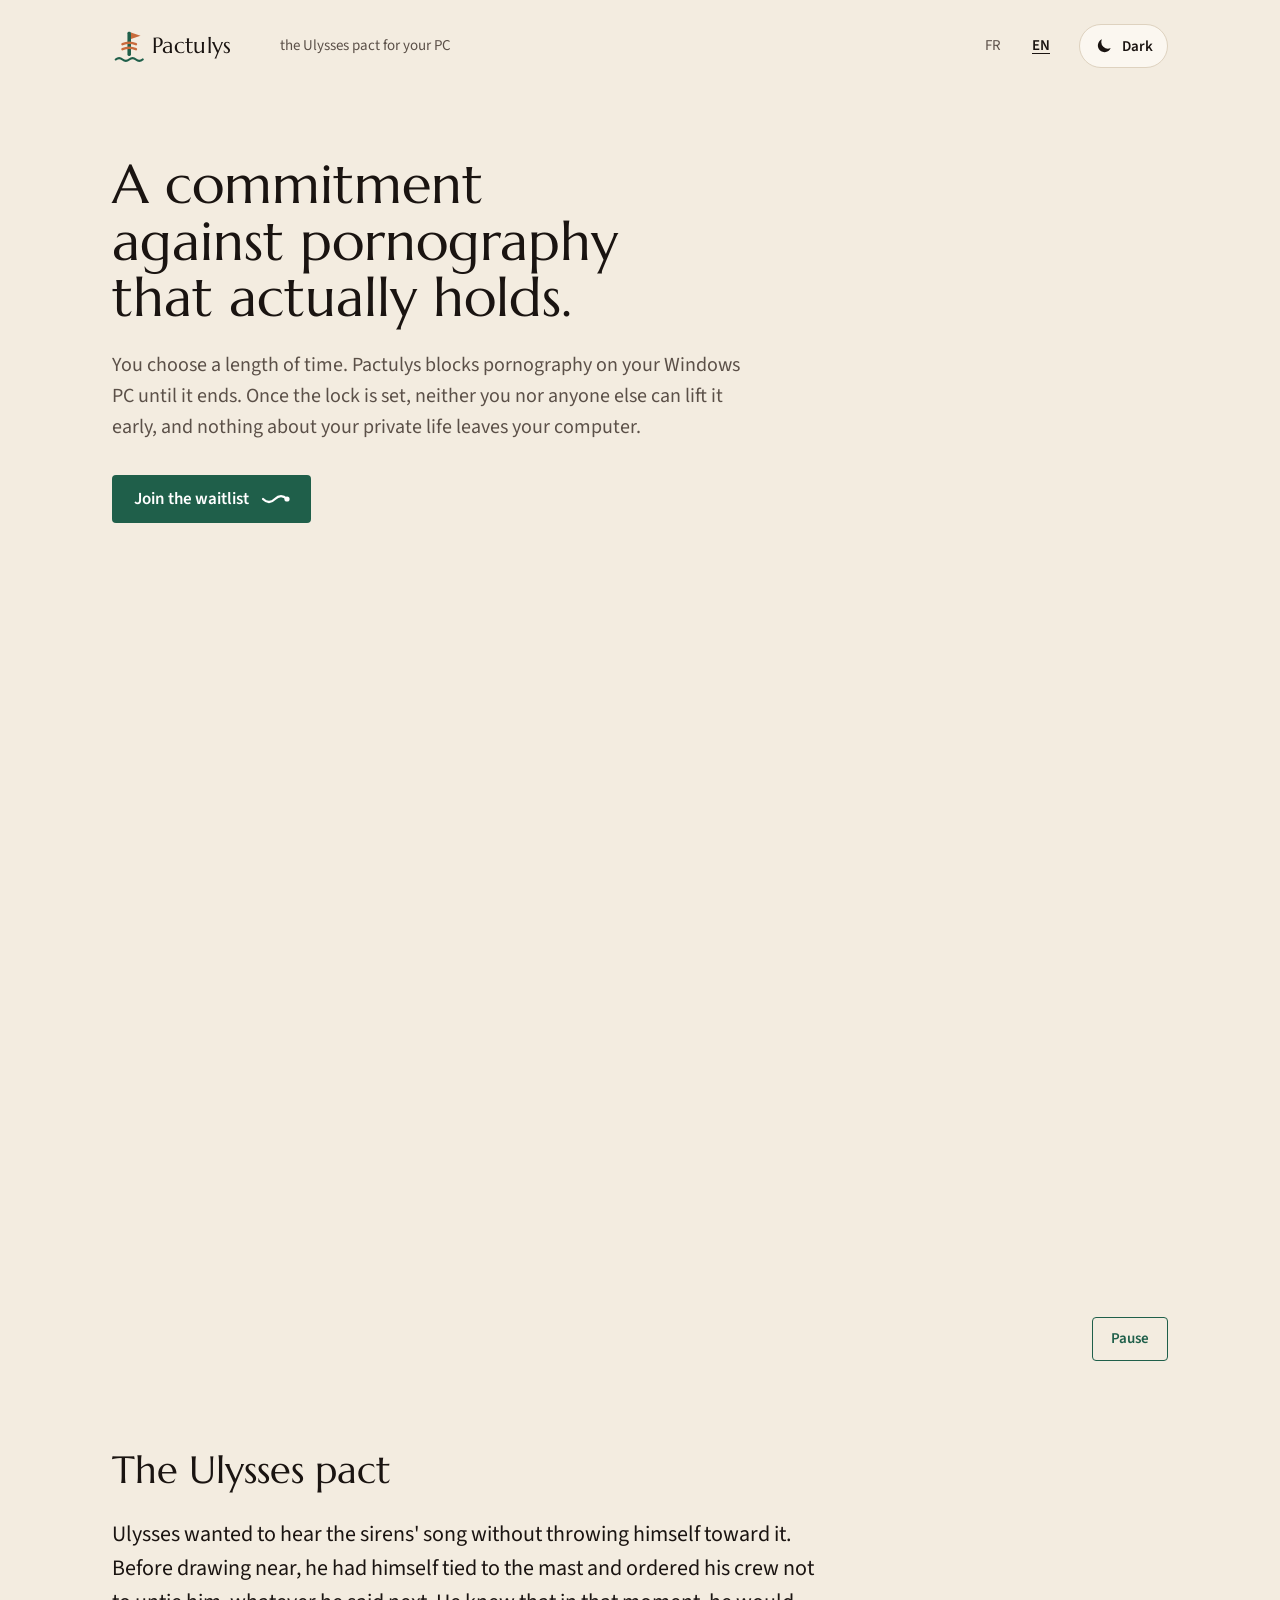
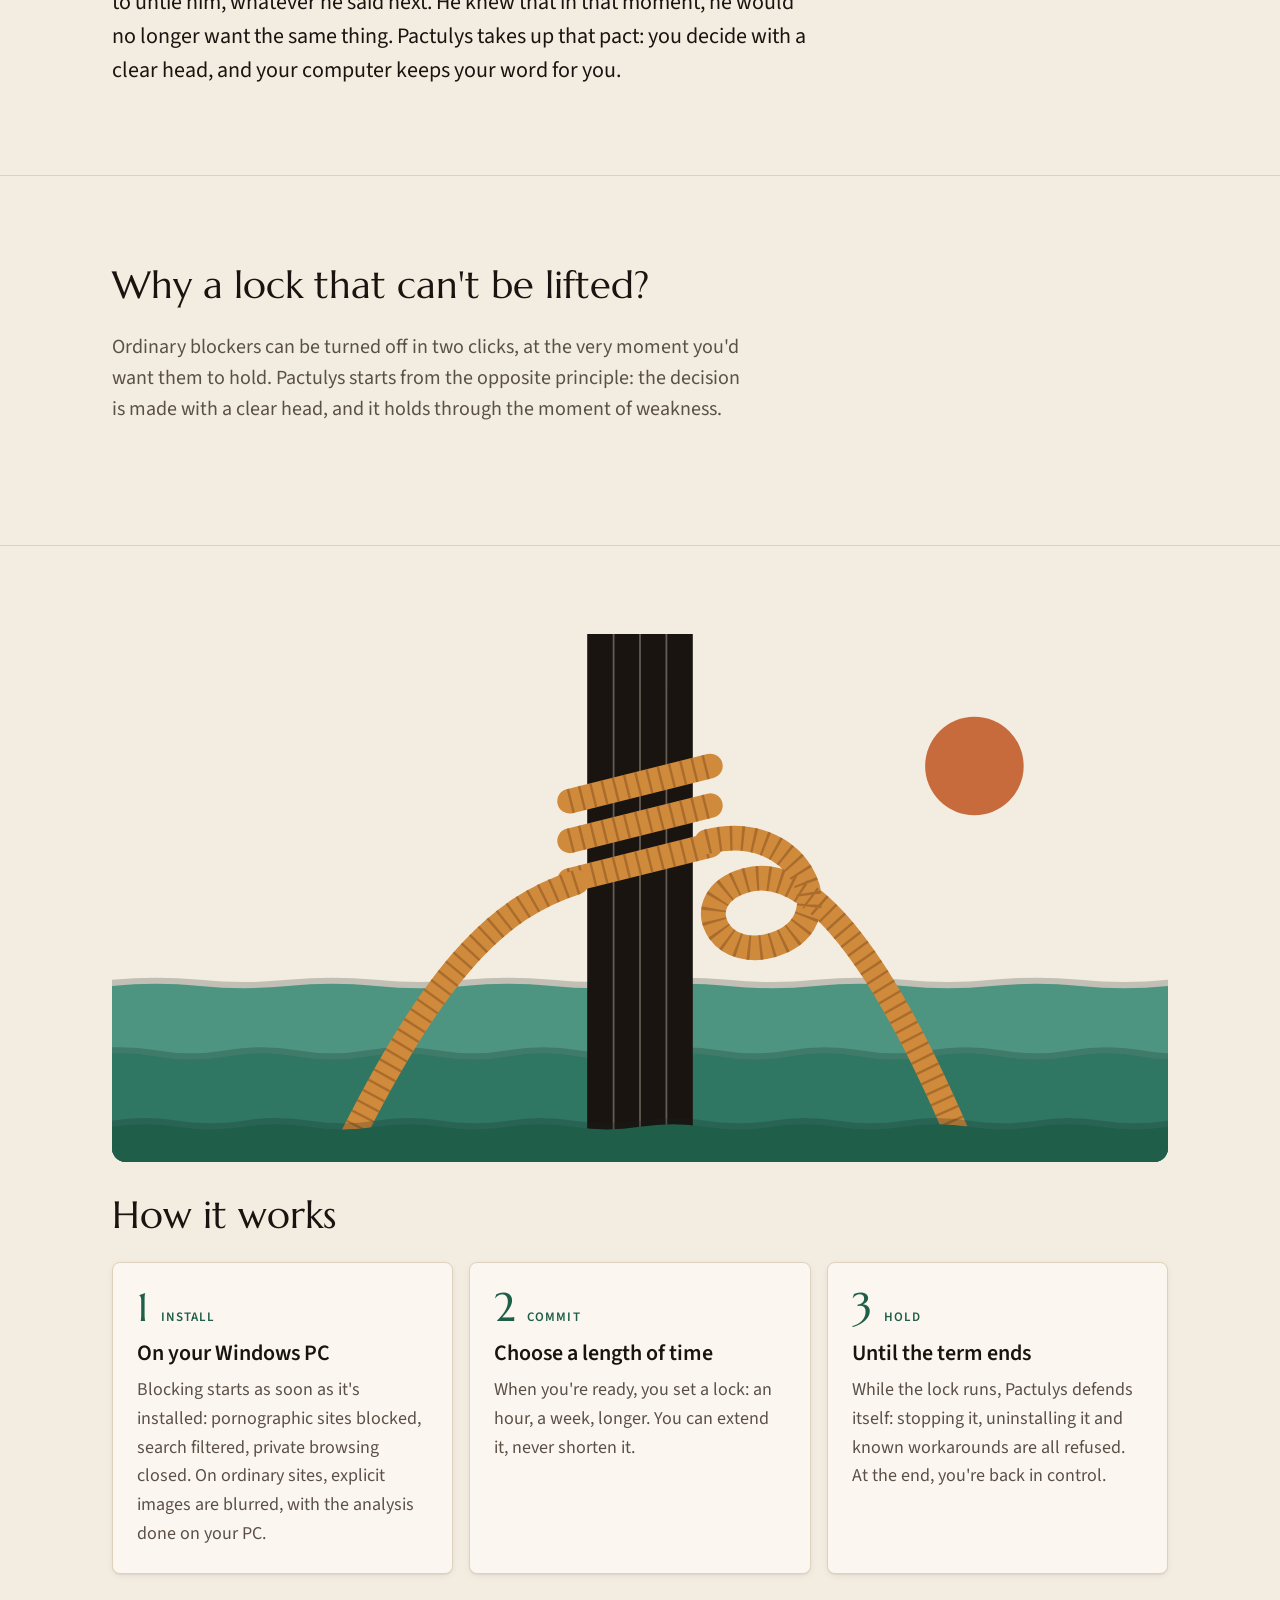
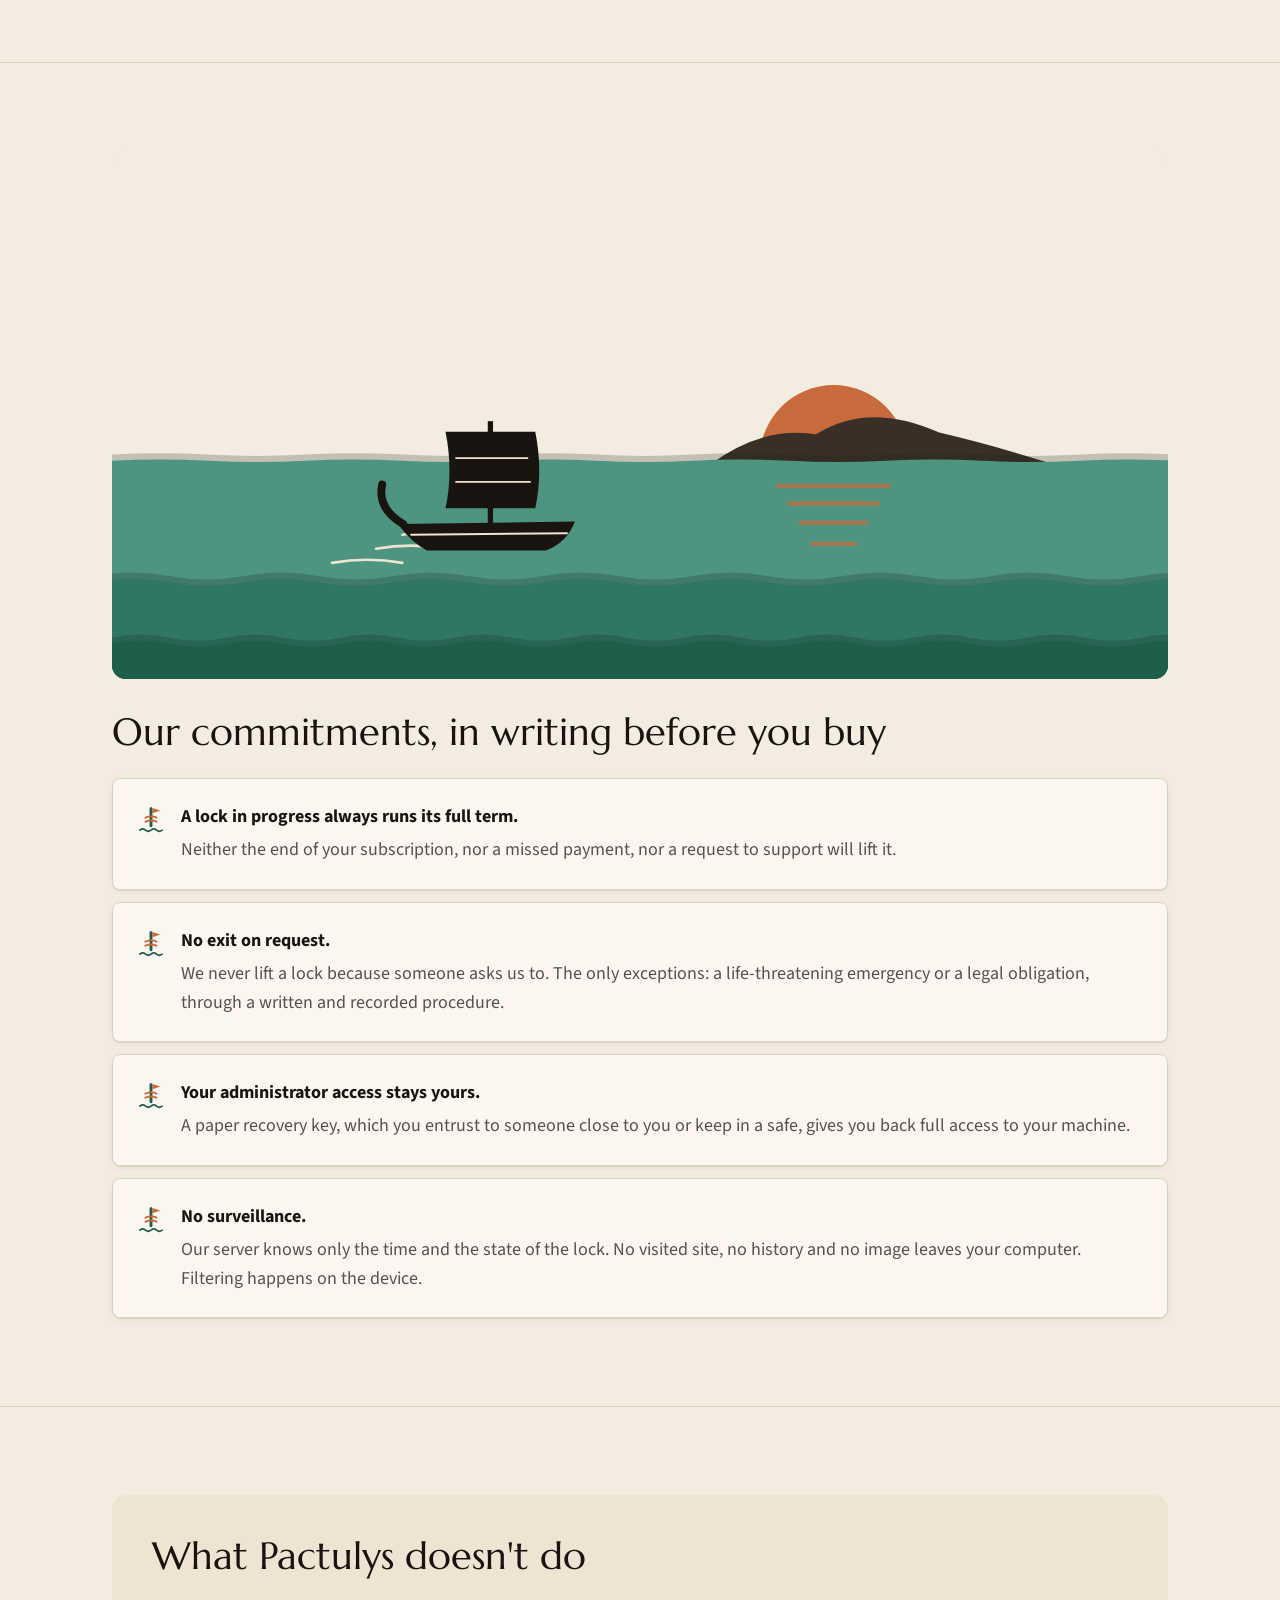
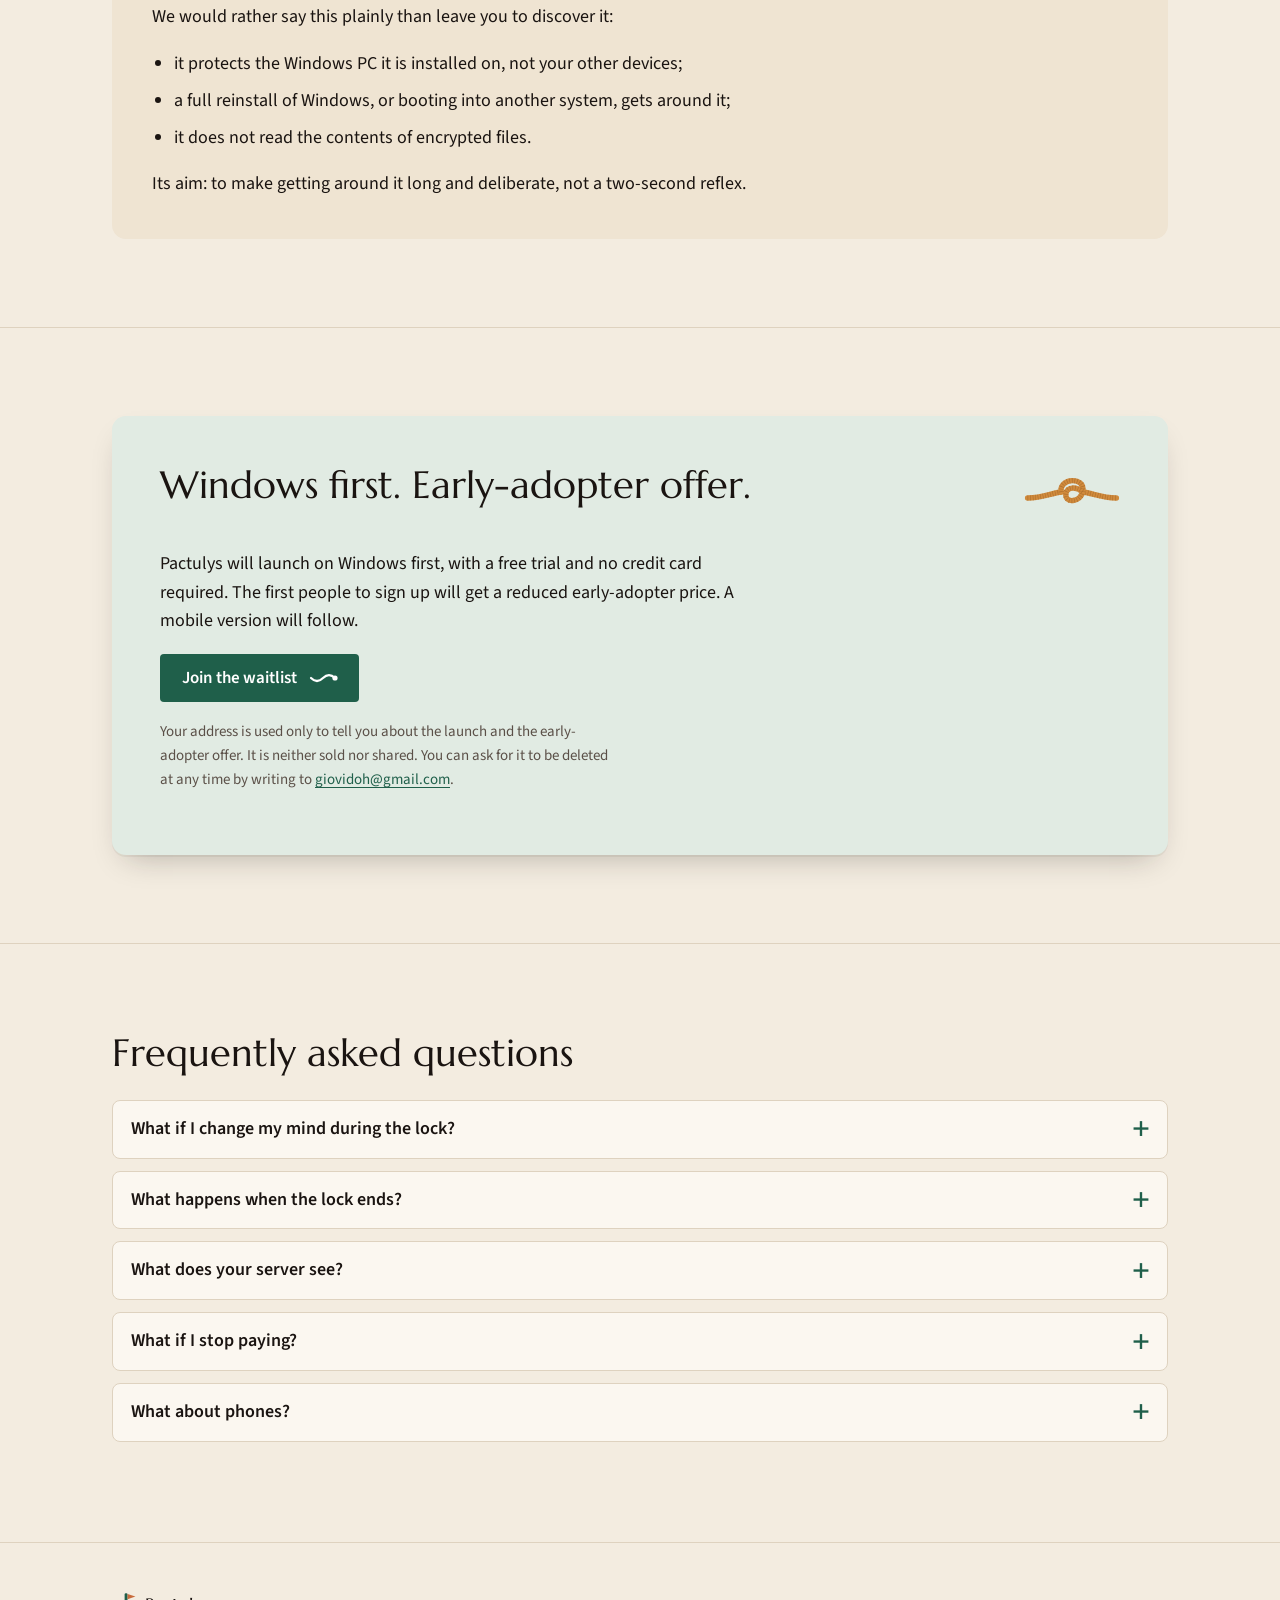
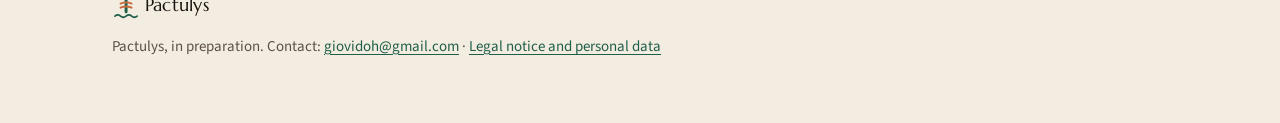
<file: index.html>
<!doctype html>
<html lang="fr">

<head>
  <meta charset="utf-8">
  <meta name="viewport" content="width=device-width, initial-scale=1">
  <title>Pactulys — le pacte d'Ulysse pour votre PC</title>
  <meta name="description"
    content="Pactulys bloque la pornographie sur votre PC Windows pour une durée que vous choisissez. Une fois posé, le verrou ne se lève pas avant son terme. Sans surveillance de votre vie privée.">
  <meta name="theme-color" content="#f3ece0" media="(prefers-color-scheme: light)">
  <meta name="theme-color" content="#0f1a17" media="(prefers-color-scheme: dark)">
  <link rel="icon" href="data:image/svg+xml,%3Csvg%20xmlns%3D%22http%3A%2F%2Fwww.w3.org%2F2000%2Fsvg%22%20viewBox%3D%220%200%2048%2048%22%3E%3Crect%20x%3D%2221.5%22%20y%3D%224%22%20width%3D%225%22%20height%3D%2234%22%20rx%3D%222%22%20fill%3D%22%231f5f4a%22%2F%3E%3Cpath%20d%3D%22M26.5%205%20L40%209.5%20L26.5%2014%20Z%22%20fill%3D%22%23c86b3c%22%2F%3E%3Cpath%20d%3D%22M14.5%2021.5%20Q24%2017.5%2033.5%2021.5%20M14.5%2028.5%20Q24%2024.5%2033.5%2028.5%22%20fill%3D%22none%22%20stroke%3D%22%23c86b3c%22%20stroke-width%3D%224%22%20stroke-linecap%3D%22round%22%2F%3E%3Crect%20x%3D%227%22%20y%3D%2241%22%20width%3D%2234%22%20height%3D%224%22%20rx%3D%222%22%20fill%3D%22%231f5f4a%22%2F%3E%3C%2Fsvg%3E">
  <link rel="alternate" hreflang="fr" href="https://pactulys.icg-reborns.com/">
  <link rel="alternate" hreflang="en" href="https://pactulys.icg-reborns.com/en/">
  <link rel="alternate" hreflang="x-default" href="https://pactulys.icg-reborns.com/">
  <link rel="preconnect" href="https://fonts.googleapis.com">
  <link rel="preconnect" href="https://fonts.gstatic.com" crossorigin>
  <link rel="stylesheet" href="https://fonts.googleapis.com/css2?family=Marcellus&family=Source+Sans+3:wght@400;600&display=swap">
  <link rel="stylesheet" href="assets/site.css">
  <script>
    /* Première visite : un navigateur non francophone va vers /en/. Le choix mémorisé prime ; les robots restent ici. */
    try {
      var l = localStorage.getItem("pactulys-lang"), n = navigator.language || "";
      var bot = /bot|crawl|spider|slurp|preview/i.test(navigator.userAgent);
      if (!bot && (l === "en" || (!l && n && !/^fr/i.test(n)))) location.replace("en/" + location.search + location.hash);
    } catch (e) {}
  </script>
  <script>document.documentElement.className += " js";
    try { var t = localStorage.getItem("pactulys-theme"); if (t === "light" || t === "dark") document.documentElement.setAttribute("data-theme", t); } catch (e) {}</script>
</head>

<body>
  <a class="skip" href="#contenu">Aller au contenu</a>
  <header class="wrap"><svg viewBox="0 0 214 48" height="34" width="152" role="img" aria-label="Pactulys"><g><rect x="21.5" y="4" width="5" height="34" rx="2" style="fill:var(--logo-ink,#1f5f4a)"/><path d="M26.5 5 L40 9.5 L26.5 14 Z" style="fill:var(--logo-rope,#c86b3c)"/><path d="M14.5 21.5 Q24 17.5 33.5 21.5 M14.5 28.5 Q24 24.5 33.5 28.5" fill="none" stroke-width="3.4" stroke-linecap="round" style="stroke:var(--logo-rope,#c86b3c)"/><path d="M5 43 q4.75 -4 9.5 0 t9.5 0 t9.5 0 t9.5 0" fill="none" stroke-width="3" stroke-linecap="round" style="stroke:var(--logo-ink,#1f5f4a)"/></g><text x="56" y="34" style="fill:var(--logo-text,#1a1411);font-family:Marcellus,serif;font-size:31px;letter-spacing:.5px">Pactulys</text></svg> <span class="tagline">le pacte d'Ulysse pour votre PC</span>
  <nav class="lang-switch" aria-label="Langue"><a href="./" lang="fr" hreflang="fr" data-lang="fr" aria-current="true">FR</a><a href="en/" lang="en" hreflang="en" data-lang="en">EN</a></nav>
  <button type="button" class="theme-btn" id="theme-btn" aria-label="Passer au thème sombre"><svg class="i-moon" width="20" height="20" viewBox="0 0 24 24" aria-hidden="true" focusable="false"><path d="M20 14.5A8 8 0 0 1 9.5 4a8 8 0 1 0 10.5 10.5z" fill="currentColor"/></svg><svg class="i-sun" width="20" height="20" viewBox="0 0 24 24" aria-hidden="true" focusable="false"><circle cx="12" cy="12" r="4.5" fill="currentColor"/><path d="M12 2.5v2.5M12 19v2.5M2.5 12H5M19 12h2.5M5.3 5.3l1.8 1.8M16.9 16.9l1.8 1.8M5.3 18.7l1.8-1.8M16.9 7.1l1.8-1.8" stroke="currentColor" stroke-width="2" stroke-linecap="round"/></svg><span class="theme-label">Sombre</span></button>
  </header>

  <main id="contenu">
    <div class="hero">
      <div class="wrap">
        <h1>Un engagement contre la pornographie qui tient vraiment.</h1>
        <p class="lead">Vous choisissez une durée. Pactulys bloque la pornographie sur votre PC Windows jusqu'à son terme.
          Une fois le verrou posé, ni vous ni personne ne peut le lever plus tôt, et rien de votre vie privée ne quitte
          votre ordinateur.</p>
        <a class="btn" href="https://tally.so/r/jadW1a" target="_blank" rel="noopener">Rejoindre la liste d'attente <svg class="cord" width="28" height="12" viewBox="0 0 28 12" aria-hidden="true" focusable="false"><g><path d="M2 6 Q8 12 14 6 T26 6" fill="none" stroke="currentColor" stroke-width="2.2" stroke-linecap="round"/></g><circle cx="26" cy="6" r="2.6" fill="currentColor"/></svg></a>
      </div>
      <figure class="tale story-art" id="hero-art">
        <div class="art hero-art"><svg viewBox="0 0 1200 750" preserveAspectRatio="xMidYMid slice" role="img" aria-label="Animation en trois temps. Ulysse, attaché au mât de son navire, écoute calmement le chant de deux sirènes à corps d'oiseau ; ses marins rament, la cire dans les oreilles. Le navire dépasse les rochers, le chant s'éteint, la corde tombe et la voile s'ouvre. À Ithaque, le navire accoste et Ulysse retrouve son trône."><rect x="-20" y="-20" width="1240" height="790" style="fill:var(--il-sky,#f3ece0)"/><g class="px px-48"><g class="seq s-sun"><circle cx="960" cy="170" r="78" style="fill:var(--il-sun,#c86b3c)"/></g></g><g class="seq s-far" opacity=".28"><path d="M1240 496 Q1360 462 1480 496 Z M1980 496 Q2140 452 2300 496 Z M2620 496 Q2700 474 2780 496 Z" style="fill:var(--il-rock,#3a2f27)"/></g><g class="px px-8"><g class="seq s-camback"><g class="drift d1"><path d="M-140 770 L-140 485 q35 -7 70 0 q35 7 70 0 q35 -7 70 0 q35 7 70 0 q35 -7 70 0 q35 7 70 0 q35 -7 70 0 q35 7 70 0 q35 -7 70 0 q35 7 70 0 q35 -7 70 0 q35 7 70 0 q35 -7 70 0 q35 7 70 0 q35 -7 70 0 q35 7 70 0 q35 -7 70 0 q35 7 70 0 q35 -7 70 0 q35 7 70 0 q35 -7 70 0 q35 7 70 0 q35 -7 70 0 q35 7 70 0 q35 -7 70 0 q35 7 70 0 q35 -7 70 0 q35 7 70 0 q35 -7 70 0 q35 7 70 0 q35 -7 70 0 q35 7 70 0 q35 -7 70 0 q35 7 70 0 q35 -7 70 0 q35 7 70 0 q35 -7 70 0 q35 7 70 0 q35 -7 70 0 q35 7 70 0 q35 -7 70 0 q35 7 70 0 q35 -7 70 0 q35 7 70 0 q35 -7 70 0 q35 7 70 0 q35 -7 70 0 q35 7 70 0 L3220 770 Z" style="fill:var(--il-shade,rgba(20,35,30,.22))"/><path d="M-140 770 L-140 492 q35 -7 70 0 q35 7 70 0 q35 -7 70 0 q35 7 70 0 q35 -7 70 0 q35 7 70 0 q35 -7 70 0 q35 7 70 0 q35 -7 70 0 q35 7 70 0 q35 -7 70 0 q35 7 70 0 q35 -7 70 0 q35 7 70 0 q35 -7 70 0 q35 7 70 0 q35 -7 70 0 q35 7 70 0 q35 -7 70 0 q35 7 70 0 q35 -7 70 0 q35 7 70 0 q35 -7 70 0 q35 7 70 0 q35 -7 70 0 q35 7 70 0 q35 -7 70 0 q35 7 70 0 q35 -7 70 0 q35 7 70 0 q35 -7 70 0 q35 7 70 0 q35 -7 70 0 q35 7 70 0 q35 -7 70 0 q35 7 70 0 q35 -7 70 0 q35 7 70 0 q35 -7 70 0 q35 7 70 0 q35 -7 70 0 q35 7 70 0 q35 -7 70 0 q35 7 70 0 q35 -7 70 0 q35 7 70 0 q35 -7 70 0 q35 7 70 0 L3220 770 Z" style="fill:var(--il-sea1,#4d9580)"/></g></g></g><g class="px px-28"><g class="seq s-cam"><g transform="translate(100 0)"><path d="M-110 560 L-110 430 L-40 400 L40 380 L95 360 L140 305 L180 318 L215 335 L250 405 L300 470 L320 560 Z" style="fill:var(--il-rock,#3a2f27)"/><g class="seq s-song"><path class="arc a1" d="M311.8 267.1 A70 70 0 0 1 311.8 332.9" fill="none" stroke-width="5" stroke-linecap="round" stroke-linejoin="round" style="stroke:var(--il-song,#c86b3c)" opacity="1.00"/><path class="arc a2" d="M351.5 246.0 A115 115 0 0 1 351.5 354.0" fill="none" stroke-width="5" stroke-linecap="round" stroke-linejoin="round" style="stroke:var(--il-song,#c86b3c)" opacity="0.84"/><path class="arc a3" d="M391.3 224.9 A160 160 0 0 1 391.3 375.1" fill="none" stroke-width="5" stroke-linecap="round" stroke-linejoin="round" style="stroke:var(--il-song,#c86b3c)" opacity="0.68"/><path class="arc a4" d="M431.0 203.8 A205 205 0 0 1 431.0 396.2" fill="none" stroke-width="5" stroke-linecap="round" stroke-linejoin="round" style="stroke:var(--il-song,#c86b3c)" opacity="0.52" stroke-dasharray="2 14"/></g><g transform="translate(70 332) scale(1.3)"><path d="M-8 20 L-10 36 M8 18 L10 36" fill="none" stroke-width="3" stroke-linecap="round" stroke-linejoin="round" style="stroke:var(--il-fig,#1a1411)"/><path d="M-6 -30 Q-34 -10 -30 14 L-54 30 L-22 26 Q2 30 18 16 Q26 -6 8 -30 Z" style="fill:var(--il-fig,#1a1411)"/><g class="seq s-wing"><path d="M-2 -20 Q-40 -30 -64 -4 Q-46 14 -20 12 Q-2 6 -2 -20 Z" style="fill:var(--il-fig,#1a1411)"/><path d="M-56 -2 Q-40 6 -22 4 M-48 -14 Q-34 -6 -18 -6 M-30 -20 Q-18 -16 -8 -14" fill="none" stroke-width="2" stroke-linecap="round" stroke-linejoin="round" style="stroke:var(--il-inc,#efe4d2)"/></g><path d="M-8 -50 Q-22 -42 -16 -28 L-2 -32 Z" style="fill:var(--il-fig,#1a1411)"/><circle cx="2" cy="-42" r="12" style="fill:var(--il-fig,#1a1411)"/><circle cx="7" cy="-44" r="1.8" style="fill:var(--il-inc,#efe4d2)"/></g><g transform="translate(200 290) scale(1.3)"><path d="M-8 20 L-10 36 M8 18 L10 36" fill="none" stroke-width="3" stroke-linecap="round" stroke-linejoin="round" style="stroke:var(--il-fig,#1a1411)"/><path d="M-6 -30 Q-34 -10 -30 14 L-54 30 L-22 26 Q2 30 18 16 Q26 -6 8 -30 Z" style="fill:var(--il-fig,#1a1411)"/><g class="seq s-wing s-wing2"><path d="M-2 -20 Q-40 -30 -64 -4 Q-46 14 -20 12 Q-2 6 -2 -20 Z" style="fill:var(--il-fig,#1a1411)"/><path d="M-56 -2 Q-40 6 -22 4 M-48 -14 Q-34 -6 -18 -6 M-30 -20 Q-18 -16 -8 -14" fill="none" stroke-width="2" stroke-linecap="round" stroke-linejoin="round" style="stroke:var(--il-inc,#efe4d2)"/></g><path d="M-8 -50 Q-22 -42 -16 -28 L-2 -32 Z" style="fill:var(--il-fig,#1a1411)"/><circle cx="2" cy="-42" r="12" style="fill:var(--il-fig,#1a1411)"/><circle cx="7" cy="-44" r="1.8" style="fill:var(--il-inc,#efe4d2)"/></g></g><path d="M2860 540 Q2990 430 3120 450 Q3260 384 3420 440 Q3540 470 3720 446 L3720 560 L2860 560 Z" style="fill:var(--il-rock,#3a2f27)"/><path d="M3004 512 Q2998 460 3016 404 M3012 450 Q3030 430 3044 420" fill="none" stroke-width="7" stroke-linecap="round" stroke-linejoin="round" style="stroke:var(--il-rock2,#241c17)"/><ellipse cx="2992" cy="398" rx="46" ry="22" style="fill:var(--il-sea2,#2f7663)"/><ellipse cx="3050" cy="388" rx="44" ry="21" style="fill:var(--il-sea2,#2f7663)"/><ellipse cx="3020" cy="362" rx="38" ry="20" style="fill:var(--il-sea2,#2f7663)"/><path d="M2972 396 Q2992 390 3010 396 M3034 386 Q3052 380 3070 386" fill="none" stroke-width="2" stroke-linecap="round" stroke-linejoin="round" style="stroke:var(--il-inc,#efe4d2)" opacity=".7"/><path d="M2850 570 Q2884 520 2960 514 L3720 506 L3720 800 L2850 800 Z" style="fill:var(--il-rock2,#241c17)"/><g transform="translate(3200 506)"><g class="seq s-king" opacity="0"><rect x="-104" y="-12" width="226" height="12" style="fill:var(--il-rock,#3a2f27)"/><path d="M-40 -74 Q-50 -112 -38 -152" fill="none" stroke-width="9" stroke-linecap="round" stroke-linejoin="round" style="stroke:var(--il-rope,#d08a3c)"/><path d="M-58 -150 Q-40 -163 -20 -152" fill="none" stroke-width="11" stroke-linecap="round" stroke-linejoin="round" style="stroke:var(--il-rope,#d08a3c)"/><rect x="-48" y="-78" width="98" height="10" rx="3" style="fill:var(--il-rope,#d08a3c)"/><path d="M42 -68 Q50 -36 64 -12 M-38 -68 Q-48 -36 -62 -12" fill="none" stroke-width="8" stroke-linecap="round" stroke-linejoin="round" style="stroke:var(--il-rope,#d08a3c)"/><path d="M-30 -150 Q-54 -110 -48 -78 L-30 -80 Z" style="fill:var(--il-fig,#1a1411)"/><path d="M-30 -150 Q-8 -160 10 -146 L12 -82 L-34 -82 Z" style="fill:var(--il-fig,#1a1411)"/><path d="M-34 -96 L46 -96 L48 -78 L-34 -78 Z" style="fill:var(--il-fig,#1a1411)"/><rect x="34" y="-80" width="14" height="62" style="fill:var(--il-fig,#1a1411)"/><rect x="34" y="-22" width="27" height="9" rx="3" style="fill:var(--il-fig,#1a1411)"/><path d="M-20 -140 L-22 -86 M-6 -90 L40 -90" fill="none" stroke-width="2" stroke-linecap="round" stroke-linejoin="round" style="stroke:var(--il-inc,#efe4d2)"/><path d="M42 -220 V-14" fill="none" stroke-width="5" stroke-linecap="round" stroke-linejoin="round" style="stroke:var(--il-rope,#d08a3c)"/><circle cx="42" cy="-224" r="7" style="fill:var(--il-rope,#d08a3c)"/><path d="M4 -138 Q24 -124 42 -118" fill="none" stroke-width="12" stroke-linecap="round" stroke-linejoin="round" style="stroke:var(--il-fig,#1a1411)"/><circle cx="-8" cy="-172" r="19" style="fill:var(--il-fig,#1a1411)"/><path d="M-26 -166 Q-24 -142 -8 -138 Q8 -142 10 -166 Q-8 -156 -26 -166 Z" style="fill:var(--il-fig,#1a1411)"/><rect x="-27" y="-188" width="38" height="5" rx="2" style="fill:var(--il-rope,#d08a3c)"/><circle cx="2" cy="-174" r="2.2" style="fill:var(--il-inc,#efe4d2)"/></g></g></g></g><g class="px px-16"><g class="seq s-ship"><g transform="translate(60 0)"><g class="swell"><path d="M640 150 L370 505 M640 150 L912 497" fill="none" stroke-width="2" stroke-linecap="round" stroke-linejoin="round" style="stroke:var(--il-fig,#1a1411)"/><rect x="632" y="150" width="16" height="355" style="fill:var(--il-fig,#1a1411)"/><g class="seq s-sail" opacity="0"><path d="M505 198 L775 198 Q792 300 770 404 L510 404 Q490 300 505 198 Z" style="fill:var(--il-song,#c86b3c)"/><path d="M508 250 H778 M506 302 H782 M510 354 H778" fill="none" stroke-width="2" stroke-linecap="round" stroke-linejoin="round" style="stroke:var(--il-inc,#efe4d2)" opacity=".8"/></g><rect x="500" y="188" width="280" height="10" style="fill:var(--il-fig,#1a1411)"/><g class="seq s-furl"><path d="M505 198 Q640 232 775 198 L775 210 Q640 248 505 210 Z" style="fill:var(--il-fig,#1a1411)"/><path d="M520 208 Q640 236 760 208" fill="none" stroke-width="2" stroke-linecap="round" stroke-linejoin="round" style="stroke:var(--il-inc,#efe4d2)"/></g><circle cx="480" cy="488" r="11" style="fill:var(--il-fig,#1a1411)"/><circle cx="487" cy="487" r="3.5" style="fill:var(--il-inc,#efe4d2)"/><circle cx="540" cy="488" r="11" style="fill:var(--il-fig,#1a1411)"/><circle cx="547" cy="487" r="3.5" style="fill:var(--il-inc,#efe4d2)"/><circle cx="750" cy="488" r="11" style="fill:var(--il-fig,#1a1411)"/><circle cx="757" cy="487" r="3.5" style="fill:var(--il-inc,#efe4d2)"/><circle cx="810" cy="488" r="11" style="fill:var(--il-fig,#1a1411)"/><circle cx="817" cy="487" r="3.5" style="fill:var(--il-inc,#efe4d2)"/><g class="seq s-uly"><g class="seq s-lean"><rect x="618" y="438" width="14" height="64" style="fill:var(--il-fig,#1a1411)"/><rect x="648" y="438" width="14" height="64" style="fill:var(--il-fig,#1a1411)"/><path d="M608 324 Q640 312 672 324 L682 446 L598 446 Z" style="fill:var(--il-fig,#1a1411)"/><path d="M624 342 L618 440 M656 342 L662 440 M640 330 V440" fill="none" stroke-width="2.5" stroke-linecap="round" stroke-linejoin="round" style="stroke:var(--il-inc,#efe4d2)"/><g class="seq s-head"><circle cx="640" cy="294" r="21" style="fill:var(--il-fig,#1a1411)"/><path d="M621 300 Q624 326 640 330 Q656 326 659 300 Q640 312 621 300 Z" style="fill:var(--il-fig,#1a1411)"/><path d="M617 289 Q620 256 640 252 Q660 256 663 289 Z" style="fill:var(--il-fig,#1a1411)"/><path d="M619 284 H661" fill="none" stroke-width="2" stroke-linecap="round" stroke-linejoin="round" style="stroke:var(--il-inc,#efe4d2)"/><circle cx="630" cy="292" r="2.2" style="fill:var(--il-inc,#efe4d2)"/></g><rect class="seq s-rope r1" x="592" y="348" width="96" height="9" rx="4" style="fill:var(--il-rope,#d08a3c)"/><rect class="seq s-rope r2" x="592" y="382" width="96" height="9" rx="4" style="fill:var(--il-rope,#d08a3c)"/><rect class="seq s-rope r3" x="592" y="416" width="96" height="9" rx="4" style="fill:var(--il-rope,#d08a3c)"/><rect class="seq s-rope r4" x="610" y="470" width="60" height="8" rx="4" style="fill:var(--il-rope,#d08a3c)"/></g></g><path class="oar" d="M460 560 L415 640" fill="none" stroke-width="6" stroke-linecap="round" stroke-linejoin="round" style="stroke:var(--il-fig,#1a1411)"/><path class="oar" d="M520 560 L475 640" fill="none" stroke-width="6" stroke-linecap="round" stroke-linejoin="round" style="stroke:var(--il-fig,#1a1411)"/><path class="oar" d="M580 560 L535 640" fill="none" stroke-width="6" stroke-linecap="round" stroke-linejoin="round" style="stroke:var(--il-fig,#1a1411)"/><path class="oar" d="M640 560 L595 640" fill="none" stroke-width="6" stroke-linecap="round" stroke-linejoin="round" style="stroke:var(--il-fig,#1a1411)"/><path class="oar" d="M700 560 L655 640" fill="none" stroke-width="6" stroke-linecap="round" stroke-linejoin="round" style="stroke:var(--il-fig,#1a1411)"/><path class="oar" d="M760 560 L715 640" fill="none" stroke-width="6" stroke-linecap="round" stroke-linejoin="round" style="stroke:var(--il-fig,#1a1411)"/><path class="oar" d="M820 560 L775 640" fill="none" stroke-width="6" stroke-linecap="round" stroke-linejoin="round" style="stroke:var(--il-fig,#1a1411)"/><path d="M905 500 Q965 470 955 420 Q948 392 922 402" fill="none" stroke-width="14" stroke-linecap="round" stroke-linejoin="round" style="stroke:var(--il-fig,#1a1411)"/><path d="M360 505 L920 495 Q905 550 830 575 L470 578 Q420 565 395 535 L330 540 L360 505 Z" style="fill:var(--il-fig,#1a1411)"/><path d="M385 518 L905 508 M430 545 L860 545" fill="none" stroke-width="3" stroke-linecap="round" stroke-linejoin="round" style="stroke:var(--il-inc,#efe4d2)"/><circle cx="402" cy="520" r="6" style="fill:var(--il-inc,#efe4d2)"/></g></g></g></g><g class="seq s-cam"><g class="drift d2"><path d="M-200 770 L-200 581 q40 -9 80 0 q40 9 80 0 q40 -9 80 0 q40 9 80 0 q40 -9 80 0 q40 9 80 0 q40 -9 80 0 q40 9 80 0 q40 -9 80 0 q40 9 80 0 q40 -9 80 0 q40 9 80 0 q40 -9 80 0 q40 9 80 0 q40 -9 80 0 q40 9 80 0 q40 -9 80 0 q40 9 80 0 q40 -9 80 0 q40 9 80 0 q40 -9 80 0 q40 9 80 0 q40 -9 80 0 q40 9 80 0 q40 -9 80 0 q40 9 80 0 q40 -9 80 0 q40 9 80 0 q40 -9 80 0 q40 9 80 0 q40 -9 80 0 q40 9 80 0 q40 -9 80 0 q40 9 80 0 q40 -9 80 0 q40 9 80 0 q40 -9 80 0 q40 9 80 0 q40 -9 80 0 q40 9 80 0 q40 -9 80 0 q40 9 80 0 q40 -9 80 0 q40 9 80 0 q40 -9 80 0 q40 9 80 0 q40 -9 80 0 q40 9 80 0 q40 -9 80 0 q40 9 80 0 q40 -9 80 0 q40 9 80 0 L3960 770 Z" style="fill:var(--il-shade,rgba(20,35,30,.22))"/><path d="M-200 770 L-200 588 q40 -9 80 0 q40 9 80 0 q40 -9 80 0 q40 9 80 0 q40 -9 80 0 q40 9 80 0 q40 -9 80 0 q40 9 80 0 q40 -9 80 0 q40 9 80 0 q40 -9 80 0 q40 9 80 0 q40 -9 80 0 q40 9 80 0 q40 -9 80 0 q40 9 80 0 q40 -9 80 0 q40 9 80 0 q40 -9 80 0 q40 9 80 0 q40 -9 80 0 q40 9 80 0 q40 -9 80 0 q40 9 80 0 q40 -9 80 0 q40 9 80 0 q40 -9 80 0 q40 9 80 0 q40 -9 80 0 q40 9 80 0 q40 -9 80 0 q40 9 80 0 q40 -9 80 0 q40 9 80 0 q40 -9 80 0 q40 9 80 0 q40 -9 80 0 q40 9 80 0 q40 -9 80 0 q40 9 80 0 q40 -9 80 0 q40 9 80 0 q40 -9 80 0 q40 9 80 0 q40 -9 80 0 q40 9 80 0 q40 -9 80 0 q40 9 80 0 q40 -9 80 0 q40 9 80 0 q40 -9 80 0 q40 9 80 0 L3960 770 Z" style="fill:var(--il-sea2,#2f7663)"/></g></g><g class="seq s-cam"><path d="M1060 620 L1100 530 L1160 505 L1230 540 L1230 770 L1060 770 Z" style="fill:var(--il-rock2,#241c17)"/></g><g class="seq s-cam"><g class="drift d3"><path d="M-130 770 L-130 655 q30 -8 60 0 q30 8 60 0 q30 -8 60 0 q30 8 60 0 q30 -8 60 0 q30 8 60 0 q30 -8 60 0 q30 8 60 0 q30 -8 60 0 q30 8 60 0 q30 -8 60 0 q30 8 60 0 q30 -8 60 0 q30 8 60 0 q30 -8 60 0 q30 8 60 0 q30 -8 60 0 q30 8 60 0 q30 -8 60 0 q30 8 60 0 q30 -8 60 0 q30 8 60 0 q30 -8 60 0 q30 8 60 0 q30 -8 60 0 q30 8 60 0 q30 -8 60 0 q30 8 60 0 q30 -8 60 0 q30 8 60 0 q30 -8 60 0 q30 8 60 0 q30 -8 60 0 q30 8 60 0 q30 -8 60 0 q30 8 60 0 q30 -8 60 0 q30 8 60 0 q30 -8 60 0 q30 8 60 0 q30 -8 60 0 q30 8 60 0 q30 -8 60 0 q30 8 60 0 q30 -8 60 0 q30 8 60 0 q30 -8 60 0 q30 8 60 0 q30 -8 60 0 q30 8 60 0 q30 -8 60 0 q30 8 60 0 q30 -8 60 0 q30 8 60 0 q30 -8 60 0 q30 8 60 0 q30 -8 60 0 q30 8 60 0 q30 -8 60 0 q30 8 60 0 q30 -8 60 0 q30 8 60 0 q30 -8 60 0 q30 8 60 0 q30 -8 60 0 q30 8 60 0 L3830 770 Z" style="fill:var(--il-shade,rgba(20,35,30,.22))"/><path d="M-130 770 L-130 662 q30 -8 60 0 q30 8 60 0 q30 -8 60 0 q30 8 60 0 q30 -8 60 0 q30 8 60 0 q30 -8 60 0 q30 8 60 0 q30 -8 60 0 q30 8 60 0 q30 -8 60 0 q30 8 60 0 q30 -8 60 0 q30 8 60 0 q30 -8 60 0 q30 8 60 0 q30 -8 60 0 q30 8 60 0 q30 -8 60 0 q30 8 60 0 q30 -8 60 0 q30 8 60 0 q30 -8 60 0 q30 8 60 0 q30 -8 60 0 q30 8 60 0 q30 -8 60 0 q30 8 60 0 q30 -8 60 0 q30 8 60 0 q30 -8 60 0 q30 8 60 0 q30 -8 60 0 q30 8 60 0 q30 -8 60 0 q30 8 60 0 q30 -8 60 0 q30 8 60 0 q30 -8 60 0 q30 8 60 0 q30 -8 60 0 q30 8 60 0 q30 -8 60 0 q30 8 60 0 q30 -8 60 0 q30 8 60 0 q30 -8 60 0 q30 8 60 0 q30 -8 60 0 q30 8 60 0 q30 -8 60 0 q30 8 60 0 q30 -8 60 0 q30 8 60 0 q30 -8 60 0 q30 8 60 0 q30 -8 60 0 q30 8 60 0 q30 -8 60 0 q30 8 60 0 q30 -8 60 0 q30 8 60 0 q30 -8 60 0 q30 8 60 0 q30 -8 60 0 q30 8 60 0 L3830 770 Z" style="fill:var(--il-sea3,#1f5f4a)"/></g></g><rect class="seq s-curtain" x="-20" y="-20" width="1240" height="790" opacity="0" style="fill:var(--il-sky,#f3ece0)"/></svg></div>
        <ol class="story-caps" aria-label="L'histoire en trois temps">
          <li class="cap c1"><span class="cap-n">I · Le chant</span><span>Attaché au mât, Ulysse écoute les sirènes. Il l'a décidé avant d'approcher : la corde tient.</span></li>
          <li class="cap c2"><span class="cap-n">II · Le passage</span><span>Les marins, la cire dans les oreilles, rament sans s'arrêter. Le chant s'éteint, la corde peut tomber.</span></li>
          <li class="cap c3"><span class="cap-n">III · Ithaque</span><span>Le cap est tenu. Ulysse retrouve son trône.</span></li>
        </ol>
      </figure>
      <div class="wrap story-ctrl"><button type="button" class="btn-sec" id="story-btn" aria-controls="hero-art" aria-pressed="false">Mettre en pause</button></div>
    </div>

    <section class="story">
      <div class="wrap reveal">
        <h2>Le pacte d'Ulysse</h2>
        <p class="lead">Ulysse voulait entendre le chant des sirènes sans s'y jeter. Avant d'approcher, il s'est fait
          attacher au mât et a ordonné à son équipage de ne pas le détacher, quoi qu'il dise ensuite. Il savait qu'à ce
          moment-là, il ne voudrait plus la même chose. Pactulys reprend ce pacte : vous décidez à tête reposée, et
          votre ordinateur tient parole pour vous.</p>
      </div>
    </section>

    <section>
      <div class="wrap reveal">
        <h2>Pourquoi un verrou qu'on ne peut pas lever ?</h2>
        <p class="lead">Les bloqueurs habituels se désactivent en deux clics, au moment précis où l'on voudrait qu'ils
          tiennent. Pactulys part du principe inverse : la décision se prend à tête reposée, et elle tient pendant le
          moment de faiblesse.</p>
      </div>
    </section>

    <section>
      <div class="wrap reveal">
        <div class="art banner knot-art"><svg viewBox="0 0 1200 600" preserveAspectRatio="xMidYMid slice" role="img" aria-label="Gros plan : une corde épaisse se noue autour du mât du navire, devant la mer et la ligne d'horizon."><rect x="-20" y="-20" width="1240" height="640" style="fill:var(--il-sky,#f3ece0)"/><circle cx="980" cy="150" r="56" style="fill:var(--il-sun,#c86b3c)"/><g class="drift d1"><path d="M-200 620 L-200 393 q50 -5 100 0 q50 5 100 0 q50 -5 100 0 q50 5 100 0 q50 -5 100 0 q50 5 100 0 q50 -5 100 0 q50 5 100 0 q50 -5 100 0 q50 5 100 0 q50 -5 100 0 q50 5 100 0 q50 -5 100 0 q50 5 100 0 q50 -5 100 0 q50 5 100 0 L1400 620 Z" style="fill:var(--il-shade,rgba(20,35,30,.22))"/><path d="M-200 620 L-200 400 q50 -5 100 0 q50 5 100 0 q50 -5 100 0 q50 5 100 0 q50 -5 100 0 q50 5 100 0 q50 -5 100 0 q50 5 100 0 q50 -5 100 0 q50 5 100 0 q50 -5 100 0 q50 5 100 0 q50 -5 100 0 q50 5 100 0 q50 -5 100 0 q50 5 100 0 L1400 620 Z" style="fill:var(--il-sea1,#4d9580)"/></g><g class="drift d2"><path d="M-190 620 L-190 473 q40 -7 80 0 q40 7 80 0 q40 -7 80 0 q40 7 80 0 q40 -7 80 0 q40 7 80 0 q40 -7 80 0 q40 7 80 0 q40 -7 80 0 q40 7 80 0 q40 -7 80 0 q40 7 80 0 q40 -7 80 0 q40 7 80 0 q40 -7 80 0 q40 7 80 0 q40 -7 80 0 q40 7 80 0 q40 -7 80 0 q40 7 80 0 L1410 620 Z" style="fill:var(--il-shade,rgba(20,35,30,.22))"/><path d="M-190 620 L-190 480 q40 -7 80 0 q40 7 80 0 q40 -7 80 0 q40 7 80 0 q40 -7 80 0 q40 7 80 0 q40 -7 80 0 q40 7 80 0 q40 -7 80 0 q40 7 80 0 q40 -7 80 0 q40 7 80 0 q40 -7 80 0 q40 7 80 0 q40 -7 80 0 q40 7 80 0 q40 -7 80 0 q40 7 80 0 q40 -7 80 0 q40 7 80 0 L1410 620 Z" style="fill:var(--il-sea2,#2f7663)"/></g><rect x="540" y="-20" width="120" height="660" style="fill:var(--il-fig,#1a1411)"/><path d="M570 0 V600 M600 0 V600 M630 0 V600" fill="none" stroke-width="2" stroke-linecap="round" stroke-linejoin="round" style="stroke:var(--il-inc,#efe4d2)" opacity=".35"/><path class="" d="M520 190 L680 150" fill="none" stroke-width="28" stroke-linecap="round" stroke-linejoin="round" style="stroke:var(--il-rope,#d08a3c)"/><path class="" d="M520 190 L680 150" fill="none" stroke-width="28" stroke-dasharray="2.8000000000000003 10.36" opacity=".55" style="stroke:var(--il-ropet,#8a5420)"/><path class="" d="M520 235 L680 195" fill="none" stroke-width="28" stroke-linecap="round" stroke-linejoin="round" style="stroke:var(--il-rope,#d08a3c)"/><path class="" d="M520 235 L680 195" fill="none" stroke-width="28" stroke-dasharray="2.8000000000000003 10.36" opacity=".55" style="stroke:var(--il-ropet,#8a5420)"/><path class="" d="M520 280 L680 240" fill="none" stroke-width="28" stroke-linecap="round" stroke-linejoin="round" style="stroke:var(--il-rope,#d08a3c)"/><path class="" d="M520 280 L680 240" fill="none" stroke-width="28" stroke-dasharray="2.8000000000000003 10.36" opacity=".55" style="stroke:var(--il-ropet,#8a5420)"/><path class="" d="M528 282 C440 310 360 380 240 640" fill="none" stroke-width="28" stroke-linecap="round" stroke-linejoin="round" style="stroke:var(--il-rope,#d08a3c)"/><path class="" d="M528 282 C440 310 360 380 240 640" fill="none" stroke-width="28" stroke-dasharray="2.8000000000000003 10.36" opacity=".55" style="stroke:var(--il-ropet,#8a5420)"/><path class="" d="M676 236 C780 210 830 320 760 350 C690 380 650 300 720 280 C790 260 880 360 990 640" fill="none" stroke-width="28" stroke-linecap="round" stroke-linejoin="round" style="stroke:var(--il-rope,#d08a3c)"/><path class="" d="M676 236 C780 210 830 320 760 350 C690 380 650 300 720 280 C790 260 880 360 990 640" fill="none" stroke-width="28" stroke-dasharray="2.8000000000000003 10.36" opacity=".55" style="stroke:var(--il-ropet,#8a5420)"/><g class="drift d3"><path d="M-150 620 L-150 553 q37.5 -6 75 0 q37.5 6 75 0 q37.5 -6 75 0 q37.5 6 75 0 q37.5 -6 75 0 q37.5 6 75 0 q37.5 -6 75 0 q37.5 6 75 0 q37.5 -6 75 0 q37.5 6 75 0 q37.5 -6 75 0 q37.5 6 75 0 q37.5 -6 75 0 q37.5 6 75 0 q37.5 -6 75 0 q37.5 6 75 0 q37.5 -6 75 0 q37.5 6 75 0 q37.5 -6 75 0 q37.5 6 75 0 L1350 620 Z" style="fill:var(--il-shade,rgba(20,35,30,.22))"/><path d="M-150 620 L-150 560 q37.5 -6 75 0 q37.5 6 75 0 q37.5 -6 75 0 q37.5 6 75 0 q37.5 -6 75 0 q37.5 6 75 0 q37.5 -6 75 0 q37.5 6 75 0 q37.5 -6 75 0 q37.5 6 75 0 q37.5 -6 75 0 q37.5 6 75 0 q37.5 -6 75 0 q37.5 6 75 0 q37.5 -6 75 0 q37.5 6 75 0 q37.5 -6 75 0 q37.5 6 75 0 q37.5 -6 75 0 q37.5 6 75 0 L1350 620 Z" style="fill:var(--il-sea3,#1f5f4a)"/></g></svg></div>
        <h2>Comment ça marche</h2>
        <ol class="steps">
          <li class="step">
            <div class="step-head"><span class="step-num">1</span><span class="step-label">Installer</span></div>
            <h3>Sur votre PC Windows</h3>
            <p>Le blocage s'active dès l'installation : sites pornographiques, recherche filtrée, navigation privée
              fermée. Sur les sites ordinaires, les images explicites sont floutées, analysées sur votre PC.</p>
          </li>
          <li class="step">
            <div class="step-head"><span class="step-num">2</span><span class="step-label">S'engager</span></div>
            <h3>Choisir une durée</h3>
            <p>Quand vous êtes prêt, vous posez un verrou : une heure, une semaine, plus. Vous pouvez le prolonger,
              jamais le raccourcir.</p>
          </li>
          <li class="step">
            <div class="step-head"><span class="step-num">3</span><span class="step-label">Tenir</span></div>
            <h3>Jusqu'au terme</h3>
            <p>Pendant le verrou, Pactulys se défend : arrêt, désinstallation et contournements connus sont refusés. À
              la fin, vous retrouvez la main.</p>
          </li>
        </ol>
      </div>
    </section>

    <section>
      <div class="wrap reveal">
        <div class="art banner ithaca-art"><svg viewBox="0 0 1200 600" preserveAspectRatio="xMidYMid slice" role="img" aria-label="Le navire d'Ulysse, voile déployée, s'éloigne sur une mer calme vers Ithaque, une île basse sous le soleil."><rect x="-20" y="-20" width="1240" height="640" style="fill:var(--il-sky,#f3ece0)"/><circle cx="820" cy="350" r="84" style="fill:var(--il-sun,#c86b3c)"/><path d="M680 356 Q740 312 800 322 Q860 284 940 320 Q1000 334 1070 356 Z" style="fill:var(--il-rock,#3a2f27)"/><g class="drift d1"><path d="M-220 620 L-220 345 q55 -3 110 0 q55 3 110 0 q55 -3 110 0 q55 3 110 0 q55 -3 110 0 q55 3 110 0 q55 -3 110 0 q55 3 110 0 q55 -3 110 0 q55 3 110 0 q55 -3 110 0 q55 3 110 0 q55 -3 110 0 q55 3 110 0 q55 -3 110 0 q55 3 110 0 L1540 620 Z" style="fill:var(--il-shade,rgba(20,35,30,.22))"/><path d="M-220 620 L-220 352 q55 -3 110 0 q55 3 110 0 q55 -3 110 0 q55 3 110 0 q55 -3 110 0 q55 3 110 0 q55 -3 110 0 q55 3 110 0 q55 -3 110 0 q55 3 110 0 q55 -3 110 0 q55 3 110 0 q55 -3 110 0 q55 3 110 0 q55 -3 110 0 q55 3 110 0 L1540 620 Z" style="fill:var(--il-sea1,#4d9580)"/></g><rect x="754" y="378" width="132" height="5" rx="2.5" style="fill:var(--il-sun,#c86b3c)" opacity=".7"/><rect x="767" y="398" width="106" height="5" rx="2.5" style="fill:var(--il-sun,#c86b3c)" opacity=".7"/><rect x="780" y="420" width="80" height="5" rx="2.5" style="fill:var(--il-sun,#c86b3c)" opacity=".7"/><rect x="793" y="444" width="54" height="5" rx="2.5" style="fill:var(--il-sun,#c86b3c)" opacity=".7"/><path d="M300 452 q40 -7 80 0 M250 468 q40 -7 80 0 M330 436 q30 -5 60 0" fill="none" stroke-width="3" stroke-linecap="round" stroke-linejoin="round" style="stroke:var(--il-inc,#efe4d2)"/><g class="l-ship"><g transform="translate(430 424) scale(1.5)"><g class="swell"><rect x="-2" y="-78" width="4" height="78" style="fill:var(--il-fig,#1a1411)"/><path d="M-34 -70 L34 -70 Q40 -40 34 -12 L-34 -12 Q-28 -40 -34 -70 Z" style="fill:var(--il-fig,#1a1411)"/><path d="M-26 -50 H28 M-26 -32 H30" fill="none" stroke-width="1.5" stroke-linecap="round" stroke-linejoin="round" style="stroke:var(--il-inc,#efe4d2)"/><path d="M-66 0 Q-86 -12 -82 -30" fill="none" stroke-width="6" stroke-linecap="round" stroke-linejoin="round" style="stroke:var(--il-fig,#1a1411)"/><path d="M-70 0 L64 -2 Q58 14 42 20 L-48 20 Q-60 14 -70 0 Z" style="fill:var(--il-fig,#1a1411)"/><path d="M-60 8 L58 7" fill="none" stroke-width="1.5" stroke-linecap="round" stroke-linejoin="round" style="stroke:var(--il-inc,#efe4d2)"/></g></g></g><g class="drift d2"><path d="M-190 620 L-190 483 q42.5 -8 85 0 q42.5 8 85 0 q42.5 -8 85 0 q42.5 8 85 0 q42.5 -8 85 0 q42.5 8 85 0 q42.5 -8 85 0 q42.5 8 85 0 q42.5 -8 85 0 q42.5 8 85 0 q42.5 -8 85 0 q42.5 8 85 0 q42.5 -8 85 0 q42.5 8 85 0 q42.5 -8 85 0 q42.5 8 85 0 q42.5 -8 85 0 q42.5 8 85 0 q42.5 -8 85 0 q42.5 8 85 0 L1510 620 Z" style="fill:var(--il-shade,rgba(20,35,30,.22))"/><path d="M-190 620 L-190 490 q42.5 -8 85 0 q42.5 8 85 0 q42.5 -8 85 0 q42.5 8 85 0 q42.5 -8 85 0 q42.5 8 85 0 q42.5 -8 85 0 q42.5 8 85 0 q42.5 -8 85 0 q42.5 8 85 0 q42.5 -8 85 0 q42.5 8 85 0 q42.5 -8 85 0 q42.5 8 85 0 q42.5 -8 85 0 q42.5 8 85 0 q42.5 -8 85 0 q42.5 8 85 0 q42.5 -8 85 0 q42.5 8 85 0 L1510 620 Z" style="fill:var(--il-sea2,#2f7663)"/></g><g class="drift d3"><path d="M-130 620 L-130 553 q32.5 -7 65 0 q32.5 7 65 0 q32.5 -7 65 0 q32.5 7 65 0 q32.5 -7 65 0 q32.5 7 65 0 q32.5 -7 65 0 q32.5 7 65 0 q32.5 -7 65 0 q32.5 7 65 0 q32.5 -7 65 0 q32.5 7 65 0 q32.5 -7 65 0 q32.5 7 65 0 q32.5 -7 65 0 q32.5 7 65 0 q32.5 -7 65 0 q32.5 7 65 0 q32.5 -7 65 0 q32.5 7 65 0 q32.5 -7 65 0 q32.5 7 65 0 q32.5 -7 65 0 q32.5 7 65 0 L1430 620 Z" style="fill:var(--il-shade,rgba(20,35,30,.22))"/><path d="M-130 620 L-130 560 q32.5 -7 65 0 q32.5 7 65 0 q32.5 -7 65 0 q32.5 7 65 0 q32.5 -7 65 0 q32.5 7 65 0 q32.5 -7 65 0 q32.5 7 65 0 q32.5 -7 65 0 q32.5 7 65 0 q32.5 -7 65 0 q32.5 7 65 0 q32.5 -7 65 0 q32.5 7 65 0 q32.5 -7 65 0 q32.5 7 65 0 q32.5 -7 65 0 q32.5 7 65 0 q32.5 -7 65 0 q32.5 7 65 0 q32.5 -7 65 0 q32.5 7 65 0 q32.5 -7 65 0 q32.5 7 65 0 L1430 620 Z" style="fill:var(--il-sea3,#1f5f4a)"/></g></svg></div>
        <h2>Nos engagements, écrits avant l'achat</h2>
        <ul class="promises">
          <li><svg viewBox="0 0 48 48" width="28" height="28" aria-hidden="true" focusable="false"><rect x="21.5" y="4" width="5" height="34" rx="2" style="fill:var(--logo-ink,#1f5f4a)"/><path d="M26.5 5 L40 9.5 L26.5 14 Z" style="fill:var(--logo-rope,#c86b3c)"/><path d="M14.5 21.5 Q24 17.5 33.5 21.5 M14.5 28.5 Q24 24.5 33.5 28.5" fill="none" stroke-width="3.4" stroke-linecap="round" style="stroke:var(--logo-rope,#c86b3c)"/><path d="M5 43 q4.75 -4 9.5 0 t9.5 0 t9.5 0 t9.5 0" fill="none" stroke-width="3" stroke-linecap="round" style="stroke:var(--logo-ink,#1f5f4a)"/></svg><strong>Un verrou en cours va toujours à son terme.</strong>
            <p>Ni la fin de l'abonnement, ni un impayé, ni une demande au support ne le lèvent.</p>
          </li>
          <li><svg viewBox="0 0 48 48" width="28" height="28" aria-hidden="true" focusable="false"><rect x="21.5" y="4" width="5" height="34" rx="2" style="fill:var(--logo-ink,#1f5f4a)"/><path d="M26.5 5 L40 9.5 L26.5 14 Z" style="fill:var(--logo-rope,#c86b3c)"/><path d="M14.5 21.5 Q24 17.5 33.5 21.5 M14.5 28.5 Q24 24.5 33.5 28.5" fill="none" stroke-width="3.4" stroke-linecap="round" style="stroke:var(--logo-rope,#c86b3c)"/><path d="M5 43 q4.75 -4 9.5 0 t9.5 0 t9.5 0 t9.5 0" fill="none" stroke-width="3" stroke-linecap="round" style="stroke:var(--logo-ink,#1f5f4a)"/></svg><strong>Pas de sortie à la demande.</strong>
            <p>Nous ne levons jamais un verrou parce qu'on nous le demande. Seules exceptions : une urgence vitale ou
              une obligation légale, par une procédure écrite et tracée.</p>
          </li>
          <li><svg viewBox="0 0 48 48" width="28" height="28" aria-hidden="true" focusable="false"><rect x="21.5" y="4" width="5" height="34" rx="2" style="fill:var(--logo-ink,#1f5f4a)"/><path d="M26.5 5 L40 9.5 L26.5 14 Z" style="fill:var(--logo-rope,#c86b3c)"/><path d="M14.5 21.5 Q24 17.5 33.5 21.5 M14.5 28.5 Q24 24.5 33.5 28.5" fill="none" stroke-width="3.4" stroke-linecap="round" style="stroke:var(--logo-rope,#c86b3c)"/><path d="M5 43 q4.75 -4 9.5 0 t9.5 0 t9.5 0 t9.5 0" fill="none" stroke-width="3" stroke-linecap="round" style="stroke:var(--logo-ink,#1f5f4a)"/></svg><strong>Votre accès administrateur reste à vous.</strong>
            <p>Une clé de secours sur papier, que vous confiez à un proche ou à un coffre, vous rend l'accès complet à
              votre machine.</p>
          </li>
          <li><svg viewBox="0 0 48 48" width="28" height="28" aria-hidden="true" focusable="false"><rect x="21.5" y="4" width="5" height="34" rx="2" style="fill:var(--logo-ink,#1f5f4a)"/><path d="M26.5 5 L40 9.5 L26.5 14 Z" style="fill:var(--logo-rope,#c86b3c)"/><path d="M14.5 21.5 Q24 17.5 33.5 21.5 M14.5 28.5 Q24 24.5 33.5 28.5" fill="none" stroke-width="3.4" stroke-linecap="round" style="stroke:var(--logo-rope,#c86b3c)"/><path d="M5 43 q4.75 -4 9.5 0 t9.5 0 t9.5 0 t9.5 0" fill="none" stroke-width="3" stroke-linecap="round" style="stroke:var(--logo-ink,#1f5f4a)"/></svg><strong>Aucune surveillance.</strong>
            <p>Notre serveur ne connaît que l'heure et l'état du verrou. Aucun site visité, aucun historique, aucune
              image ne quitte votre ordinateur. Le filtrage se fait sur l'appareil.</p>
          </li>
        </ul>
      </div>
    </section>

    <section>
      <div class="wrap reveal">
        <div class="limits">
          <h2>Ce que Pactulys ne fait pas</h2>
          <p>Nous préférons le dire clairement plutôt que vous le laisser découvrir :</p>
          <ul>
            <li>il protège le PC Windows sur lequel il est installé, pas vos autres appareils ;</li>
            <li>une réinstallation complète de Windows, ou le démarrage sur un autre système, le contourne ;</li>
            <li>il ne lit pas le contenu des fichiers chiffrés.</li>
          </ul>
          <p>Son but : rendre le contournement long et délibéré, pas un réflexe de deux secondes.</p>
        </div>
      </div>
    </section>

    <section id="liste">
      <div class="wrap">
        <div class="offer">
          <div class="offer-head">
            <h2>Windows d'abord. Offre pionniers.</h2>
            <svg class="knot" viewBox="0 0 160 80" width="96" height="48" aria-hidden="true" focusable="false"><g class="k-left"><path class="" d="M6 50 C30 50 46 42 62 40" fill="none" stroke-width="9" stroke-linecap="round" stroke-linejoin="round" style="stroke:var(--il-rope,#d08a3c)"/><path class="" d="M6 50 C30 50 46 42 62 40" fill="none" stroke-width="9" stroke-dasharray="0.9 3.33" opacity=".55" style="stroke:var(--il-ropet,#8a5420)"/></g><g class="k-right"><path class="" d="M98 40 C114 42 130 50 154 50" fill="none" stroke-width="9" stroke-linecap="round" stroke-linejoin="round" style="stroke:var(--il-rope,#d08a3c)"/><path class="" d="M98 40 C114 42 130 50 154 50" fill="none" stroke-width="9" stroke-dasharray="0.9 3.33" opacity=".55" style="stroke:var(--il-ropet,#8a5420)"/></g><g class="k-loop"><path class="" d="M62 40 C58 16 102 14 98 38 C96 58 66 60 70 42 C72 32 86 30 98 40" fill="none" stroke-width="9" stroke-linecap="round" stroke-linejoin="round" style="stroke:var(--il-rope,#d08a3c)"/><path class="" d="M62 40 C58 16 102 14 98 38 C96 58 66 60 70 42 C72 32 86 30 98 40" fill="none" stroke-width="9" stroke-dasharray="0.9 3.33" opacity=".55" style="stroke:var(--il-ropet,#8a5420)"/></g></svg>
          </div>
          <p>Pactulys sortira d'abord sur Windows, avec un essai gratuit, sans carte bancaire.
            Les premiers inscrits bénéficieront d'un prix pionniers réduit. Une version mobile suivra.</p>
          <p><a class="btn" href="https://tally.so/r/jadW1a" target="_blank" rel="noopener">Rejoindre la liste d'attente <svg class="cord" width="28" height="12" viewBox="0 0 28 12" aria-hidden="true" focusable="false"><g><path d="M2 6 Q8 12 14 6 T26 6" fill="none" stroke="currentColor" stroke-width="2.2" stroke-linecap="round"/></g><circle cx="26" cy="6" r="2.6" fill="currentColor"/></svg></a></p>
          <p class="small">Votre adresse sert uniquement à vous prévenir du lancement et de l'offre pionniers. Elle
            n'est ni vendue ni partagée. Vous pouvez demander sa suppression à tout moment en écrivant à <a
              href="mailto:giovidoh@gmail.com">giovidoh@gmail.com</a>.</p>
        </div>
      </div>
    </section>

    <section>
      <div class="wrap reveal">
        <h2>Questions fréquentes</h2>
        <details>
          <summary>Et si je change d'avis pendant le verrou ?</summary>
          <p>Le verrou va à son terme : c'est tout son intérêt. Choisissez une durée courte pour commencer. Vous pourrez
            toujours la prolonger, jamais la raccourcir.</p>
        </details>
        <details>
          <summary>Que se passe-t-il à la fin du verrou ?</summary>
          <p>Le blocage reste actif, mais vous retrouvez tous vos droits : vous pouvez le désactiver, poser un nouveau
            verrou ou désinstaller Pactulys.</p>
        </details>
        <details>
          <summary>Que voit votre serveur ?</summary>
          <p>L'heure et l'état du verrou, rien d'autre. Il sert à fournir une heure fiable, pour qu'on ne puisse pas
            avancer l'horloge de l'ordinateur afin d'écourter le verrou.</p>
        </details>
        <details>
          <summary>Et si j'arrête de payer ?</summary>
          <p>Un verrou en cours continue jusqu'à son terme. Sans abonnement actif, vous ne pouvez simplement plus en
            poser de nouveau.</p>
        </details>
        <details>
          <summary>Et sur téléphone ?</summary>
          <p>Pas encore. Nous choisirons la première plateforme mobile en fonction de ce que nous diront les inscrits.
          </p>
        </details>
      </div>
    </section>
  </main>

  <footer>
    <div class="wrap small"><svg viewBox="0 0 214 48" height="28" width="125" role="img" aria-label="Pactulys"><g><rect x="21.5" y="4" width="5" height="34" rx="2" style="fill:var(--logo-ink,#1f5f4a)"/><path d="M26.5 5 L40 9.5 L26.5 14 Z" style="fill:var(--logo-rope,#c86b3c)"/><path d="M14.5 21.5 Q24 17.5 33.5 21.5 M14.5 28.5 Q24 24.5 33.5 28.5" fill="none" stroke-width="3.4" stroke-linecap="round" style="stroke:var(--logo-rope,#c86b3c)"/><path d="M5 43 q4.75 -4 9.5 0 t9.5 0 t9.5 0 t9.5 0" fill="none" stroke-width="3" stroke-linecap="round" style="stroke:var(--logo-ink,#1f5f4a)"/></g><text x="56" y="34" style="fill:var(--logo-text,#1a1411);font-family:Marcellus,serif;font-size:31px;letter-spacing:.5px">Pactulys</text></svg><span>Pactulys, en préparation. Contact : <a
        href="mailto:giovidoh@gmail.com">giovidoh@gmail.com</a> · <a href="mentions-legales.html">Mentions légales et données personnelles</a></span></div>
  </footer>

  <script src="assets/site.js"></script>
</body>

</html>
</file>
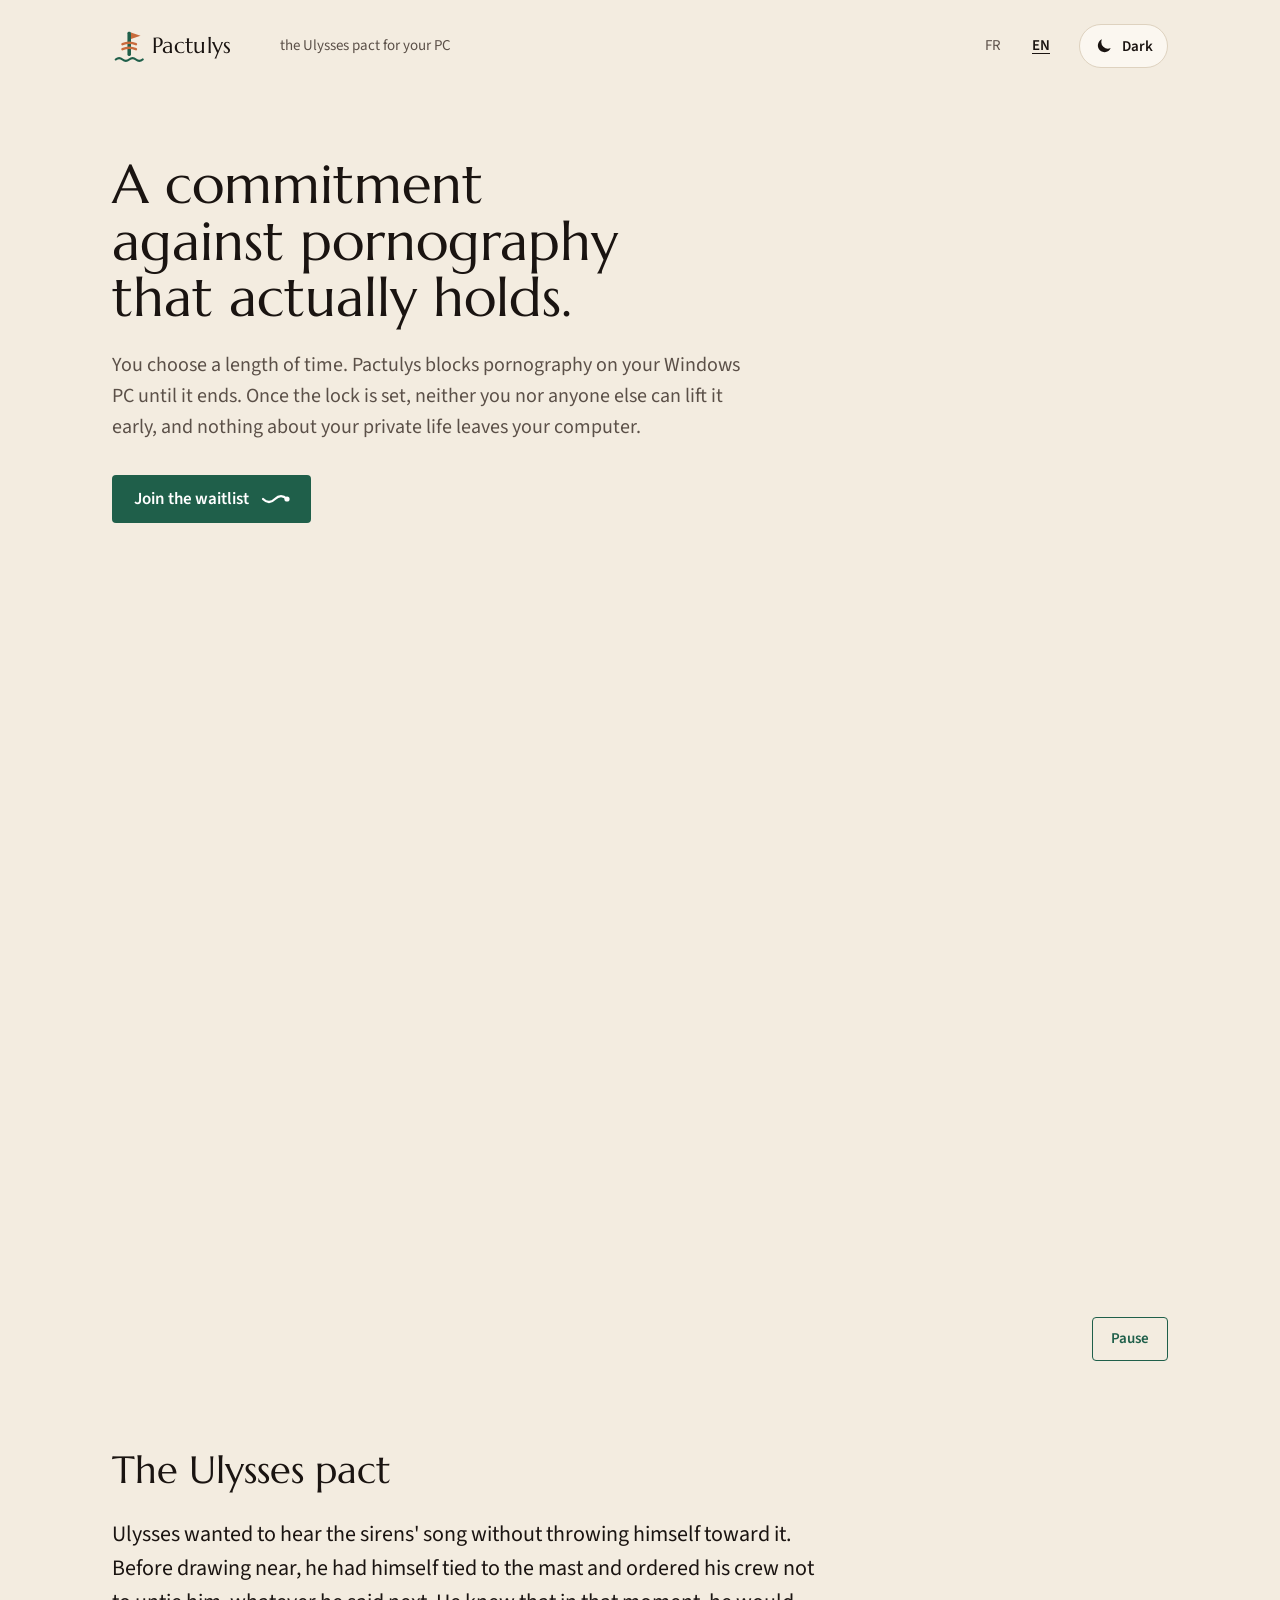
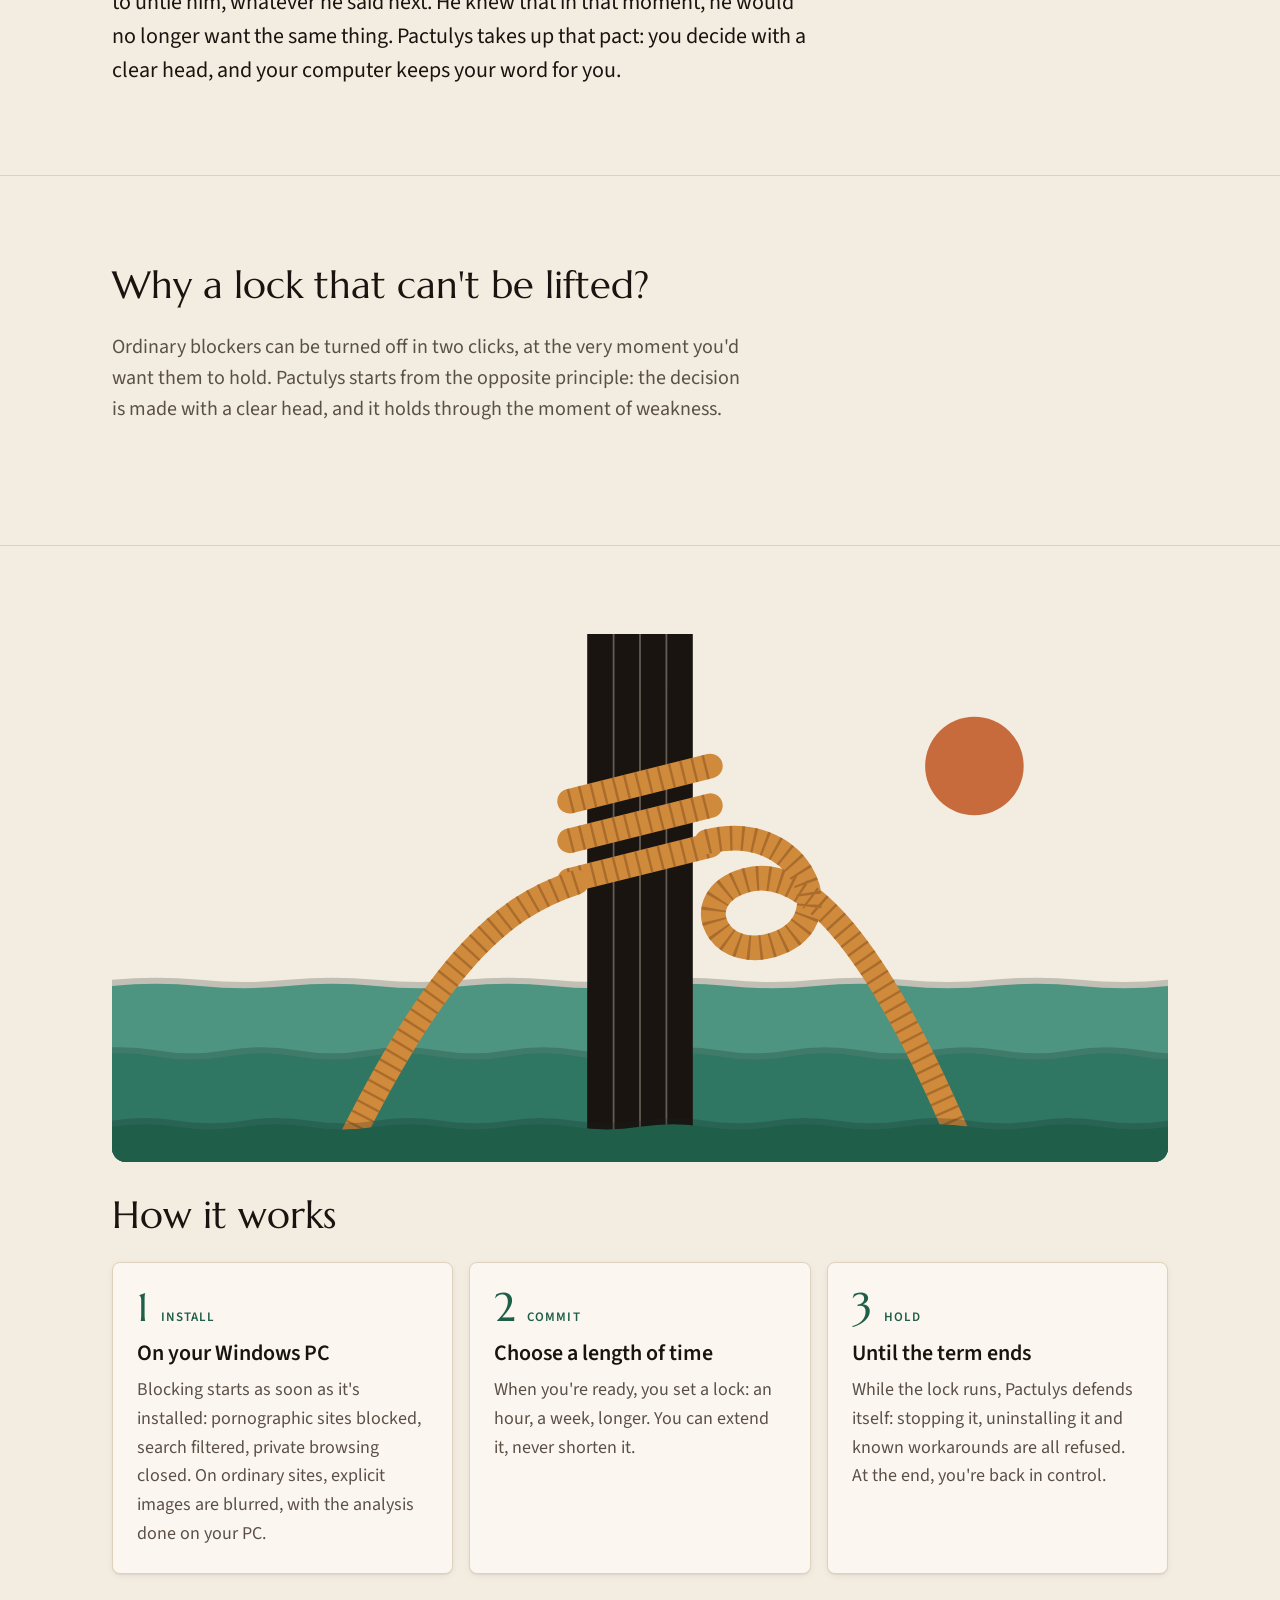
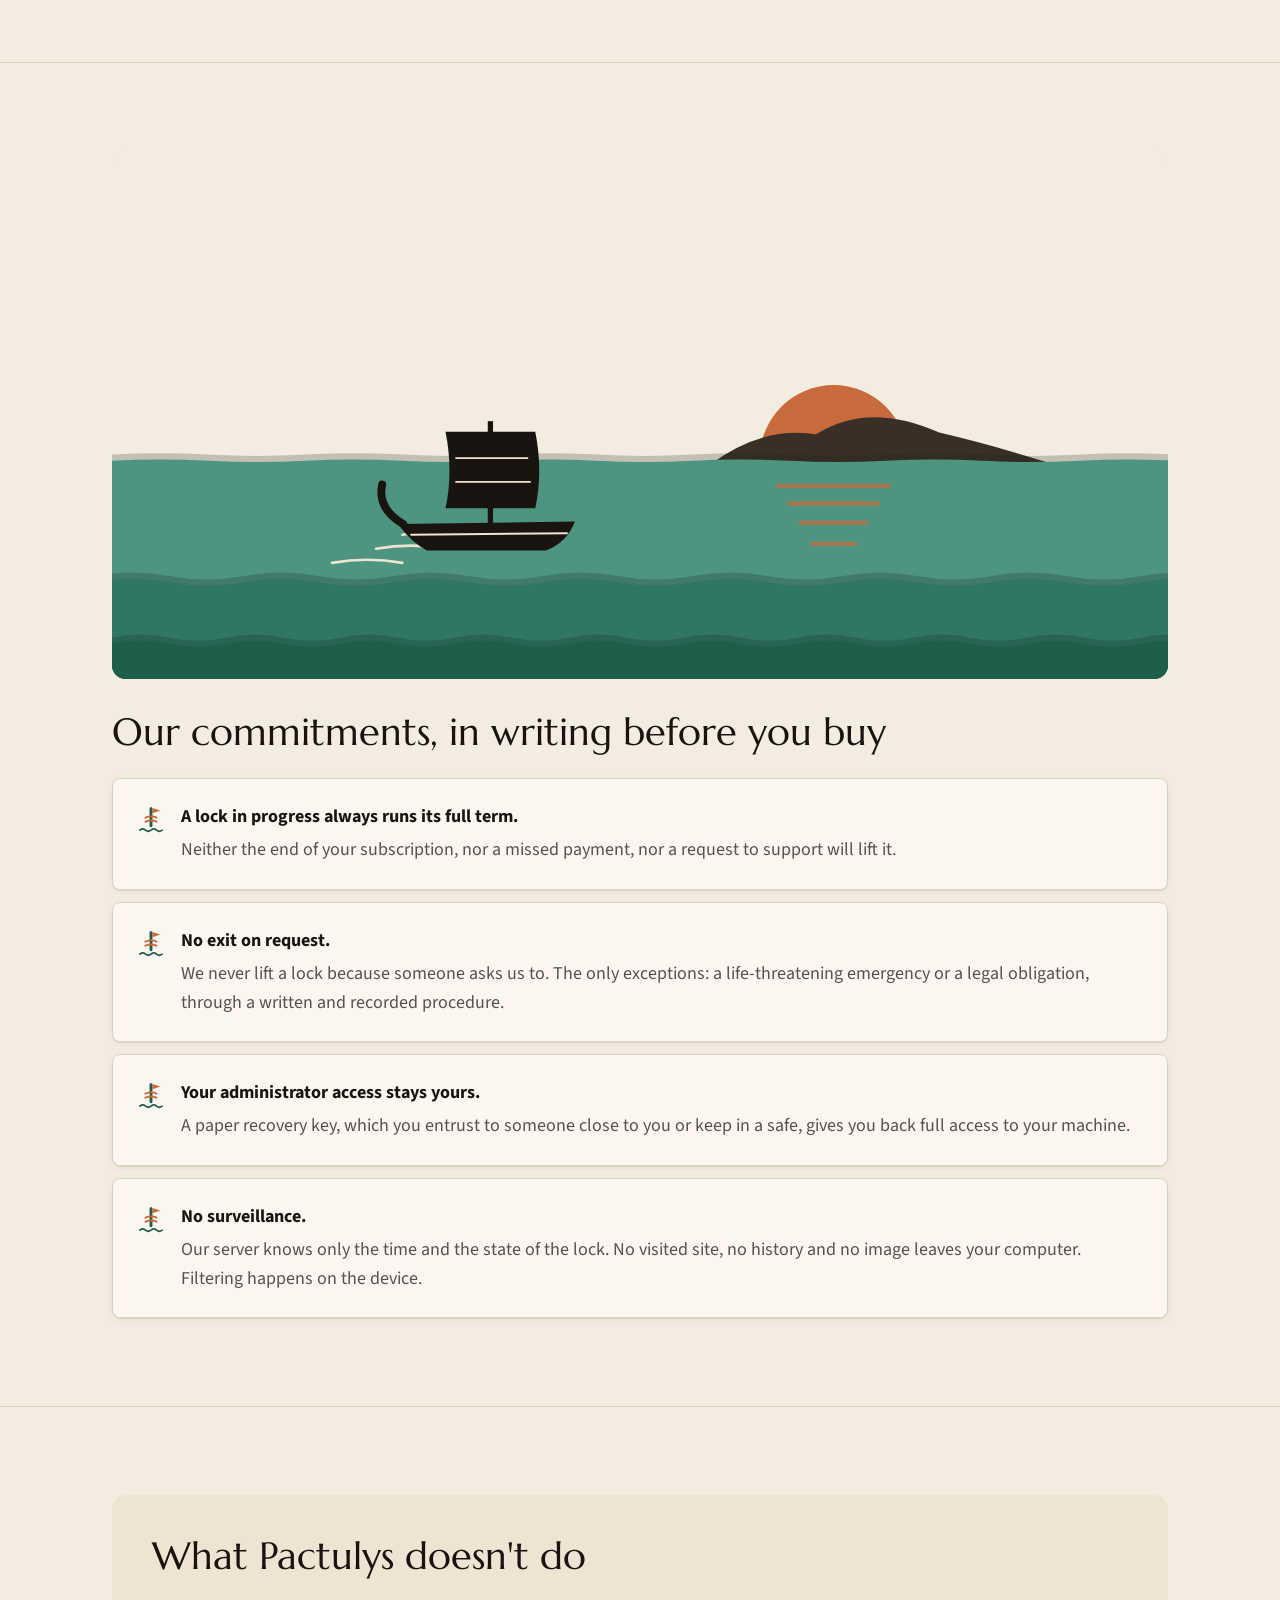
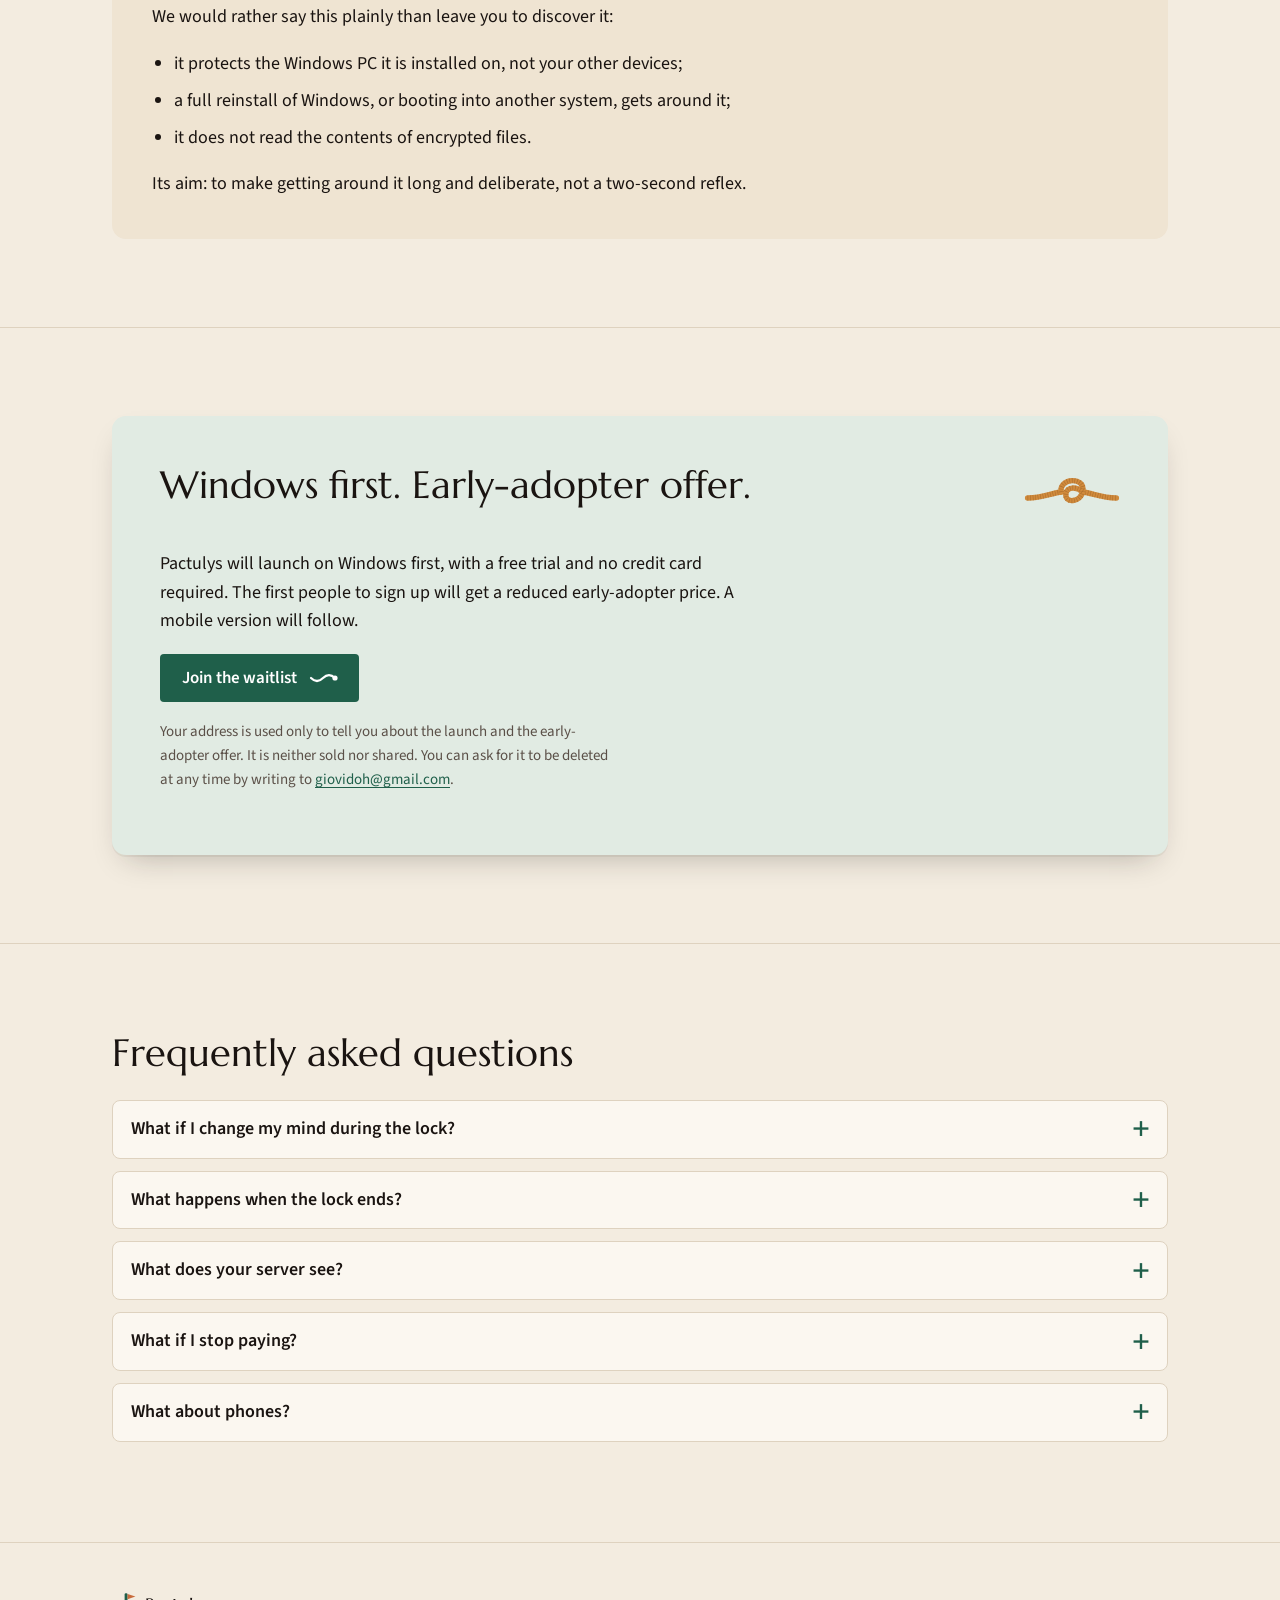
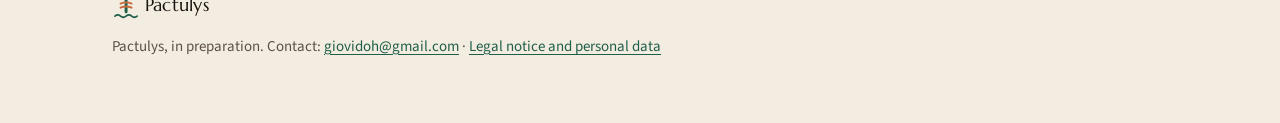
<file: en/index.html>
<!doctype html>
<html lang="en">

<head>
  <meta charset="utf-8">
  <meta name="viewport" content="width=device-width, initial-scale=1">
  <title>Pactulys — the Ulysses pact for your PC</title>
  <meta name="description"
    content="Pactulys blocks pornography on your Windows PC for a length of time you choose. Once set, the lock does not lift before its term ends. No surveillance of your private life.">
  <meta name="theme-color" content="#f3ece0" media="(prefers-color-scheme: light)">
  <meta name="theme-color" content="#0f1a17" media="(prefers-color-scheme: dark)">
  <link rel="icon" href="data:image/svg+xml,%3Csvg%20xmlns%3D%22http%3A%2F%2Fwww.w3.org%2F2000%2Fsvg%22%20viewBox%3D%220%200%2048%2048%22%3E%3Crect%20x%3D%2221.5%22%20y%3D%224%22%20width%3D%225%22%20height%3D%2234%22%20rx%3D%222%22%20fill%3D%22%231f5f4a%22%2F%3E%3Cpath%20d%3D%22M26.5%205%20L40%209.5%20L26.5%2014%20Z%22%20fill%3D%22%23c86b3c%22%2F%3E%3Cpath%20d%3D%22M14.5%2021.5%20Q24%2017.5%2033.5%2021.5%20M14.5%2028.5%20Q24%2024.5%2033.5%2028.5%22%20fill%3D%22none%22%20stroke%3D%22%23c86b3c%22%20stroke-width%3D%224%22%20stroke-linecap%3D%22round%22%2F%3E%3Crect%20x%3D%227%22%20y%3D%2241%22%20width%3D%2234%22%20height%3D%224%22%20rx%3D%222%22%20fill%3D%22%231f5f4a%22%2F%3E%3C%2Fsvg%3E">
  <link rel="alternate" hreflang="fr" href="https://pactulys.icg-reborns.com/">
  <link rel="alternate" hreflang="en" href="https://pactulys.icg-reborns.com/en/">
  <link rel="alternate" hreflang="x-default" href="https://pactulys.icg-reborns.com/">
  <link rel="preconnect" href="https://fonts.googleapis.com">
  <link rel="preconnect" href="https://fonts.gstatic.com" crossorigin>
  <link rel="stylesheet" href="https://fonts.googleapis.com/css2?family=Marcellus&family=Source+Sans+3:wght@400;600&display=swap">
  <link rel="stylesheet" href="../assets/site.css">
  <script>document.documentElement.className += " js";
    try { var t = localStorage.getItem("pactulys-theme"); if (t === "light" || t === "dark") document.documentElement.setAttribute("data-theme", t); } catch (e) {}</script>
</head>

<body>
  <a class="skip" href="#contenu">Skip to content</a>
  <header class="wrap"><svg viewBox="0 0 214 48" height="34" width="152" role="img" aria-label="Pactulys"><g><rect x="21.5" y="4" width="5" height="34" rx="2" style="fill:var(--logo-ink,#1f5f4a)"/><path d="M26.5 5 L40 9.5 L26.5 14 Z" style="fill:var(--logo-rope,#c86b3c)"/><path d="M14.5 21.5 Q24 17.5 33.5 21.5 M14.5 28.5 Q24 24.5 33.5 28.5" fill="none" stroke-width="3.4" stroke-linecap="round" style="stroke:var(--logo-rope,#c86b3c)"/><path d="M5 43 q4.75 -4 9.5 0 t9.5 0 t9.5 0 t9.5 0" fill="none" stroke-width="3" stroke-linecap="round" style="stroke:var(--logo-ink,#1f5f4a)"/></g><text x="56" y="34" style="fill:var(--logo-text,#1a1411);font-family:Marcellus,serif;font-size:31px;letter-spacing:.5px">Pactulys</text></svg> <span class="tagline">the Ulysses pact for your PC</span>
  <nav class="lang-switch" aria-label="Language"><a href="../" lang="fr" hreflang="fr" data-lang="fr">FR</a><a href="./" lang="en" hreflang="en" data-lang="en" aria-current="true">EN</a></nav>
  <button type="button" class="theme-btn" id="theme-btn" aria-label="Switch to dark theme"><svg class="i-moon" width="20" height="20" viewBox="0 0 24 24" aria-hidden="true" focusable="false"><path d="M20 14.5A8 8 0 0 1 9.5 4a8 8 0 1 0 10.5 10.5z" fill="currentColor"/></svg><svg class="i-sun" width="20" height="20" viewBox="0 0 24 24" aria-hidden="true" focusable="false"><circle cx="12" cy="12" r="4.5" fill="currentColor"/><path d="M12 2.5v2.5M12 19v2.5M2.5 12H5M19 12h2.5M5.3 5.3l1.8 1.8M16.9 16.9l1.8 1.8M5.3 18.7l1.8-1.8M16.9 7.1l1.8-1.8" stroke="currentColor" stroke-width="2" stroke-linecap="round"/></svg><span class="theme-label">Dark</span></button>
  </header>

  <main id="contenu">
    <div class="hero">
      <div class="wrap">
        <h1>A commitment against pornography that actually holds.</h1>
        <p class="lead">You choose a length of time. Pactulys blocks pornography on your Windows PC until it ends. Once the lock is set, neither you nor anyone else can lift it early, and nothing about your private life leaves your computer.</p>
        <a class="btn" href="https://tally.so/r/ArKvke" target="_blank" rel="noopener">Join the waitlist <svg class="cord" width="28" height="12" viewBox="0 0 28 12" aria-hidden="true" focusable="false"><g><path d="M2 6 Q8 12 14 6 T26 6" fill="none" stroke="currentColor" stroke-width="2.2" stroke-linecap="round"/></g><circle cx="26" cy="6" r="2.6" fill="currentColor"/></svg></a>
      </div>
      <figure class="tale story-art" id="hero-art">
        <div class="art hero-art"><svg viewBox="0 0 1200 750" preserveAspectRatio="xMidYMid slice" role="img" aria-label="Animation in three parts. Ulysses, tied to the mast of his ship, calmly listens to the song of two bird-bodied sirens; his sailors row with wax in their ears. The ship passes the rocks, the song fades, the rope falls and the sail opens. At Ithaca, the ship comes ashore and Ulysses returns to his throne."><rect x="-20" y="-20" width="1240" height="790" style="fill:var(--il-sky,#f3ece0)"/><g class="px px-48"><g class="seq s-sun"><circle cx="960" cy="170" r="78" style="fill:var(--il-sun,#c86b3c)"/></g></g><g class="seq s-far" opacity=".28"><path d="M1240 496 Q1360 462 1480 496 Z M1980 496 Q2140 452 2300 496 Z M2620 496 Q2700 474 2780 496 Z" style="fill:var(--il-rock,#3a2f27)"/></g><g class="px px-8"><g class="seq s-camback"><g class="drift d1"><path d="M-140 770 L-140 485 q35 -7 70 0 q35 7 70 0 q35 -7 70 0 q35 7 70 0 q35 -7 70 0 q35 7 70 0 q35 -7 70 0 q35 7 70 0 q35 -7 70 0 q35 7 70 0 q35 -7 70 0 q35 7 70 0 q35 -7 70 0 q35 7 70 0 q35 -7 70 0 q35 7 70 0 q35 -7 70 0 q35 7 70 0 q35 -7 70 0 q35 7 70 0 q35 -7 70 0 q35 7 70 0 q35 -7 70 0 q35 7 70 0 q35 -7 70 0 q35 7 70 0 q35 -7 70 0 q35 7 70 0 q35 -7 70 0 q35 7 70 0 q35 -7 70 0 q35 7 70 0 q35 -7 70 0 q35 7 70 0 q35 -7 70 0 q35 7 70 0 q35 -7 70 0 q35 7 70 0 q35 -7 70 0 q35 7 70 0 q35 -7 70 0 q35 7 70 0 q35 -7 70 0 q35 7 70 0 q35 -7 70 0 q35 7 70 0 q35 -7 70 0 q35 7 70 0 L3220 770 Z" style="fill:var(--il-shade,rgba(20,35,30,.22))"/><path d="M-140 770 L-140 492 q35 -7 70 0 q35 7 70 0 q35 -7 70 0 q35 7 70 0 q35 -7 70 0 q35 7 70 0 q35 -7 70 0 q35 7 70 0 q35 -7 70 0 q35 7 70 0 q35 -7 70 0 q35 7 70 0 q35 -7 70 0 q35 7 70 0 q35 -7 70 0 q35 7 70 0 q35 -7 70 0 q35 7 70 0 q35 -7 70 0 q35 7 70 0 q35 -7 70 0 q35 7 70 0 q35 -7 70 0 q35 7 70 0 q35 -7 70 0 q35 7 70 0 q35 -7 70 0 q35 7 70 0 q35 -7 70 0 q35 7 70 0 q35 -7 70 0 q35 7 70 0 q35 -7 70 0 q35 7 70 0 q35 -7 70 0 q35 7 70 0 q35 -7 70 0 q35 7 70 0 q35 -7 70 0 q35 7 70 0 q35 -7 70 0 q35 7 70 0 q35 -7 70 0 q35 7 70 0 q35 -7 70 0 q35 7 70 0 q35 -7 70 0 q35 7 70 0 L3220 770 Z" style="fill:var(--il-sea1,#4d9580)"/></g></g></g><g class="px px-28"><g class="seq s-cam"><g transform="translate(100 0)"><path d="M-110 560 L-110 430 L-40 400 L40 380 L95 360 L140 305 L180 318 L215 335 L250 405 L300 470 L320 560 Z" style="fill:var(--il-rock,#3a2f27)"/><g class="seq s-song"><path class="arc a1" d="M311.8 267.1 A70 70 0 0 1 311.8 332.9" fill="none" stroke-width="5" stroke-linecap="round" stroke-linejoin="round" style="stroke:var(--il-song,#c86b3c)" opacity="1.00"/><path class="arc a2" d="M351.5 246.0 A115 115 0 0 1 351.5 354.0" fill="none" stroke-width="5" stroke-linecap="round" stroke-linejoin="round" style="stroke:var(--il-song,#c86b3c)" opacity="0.84"/><path class="arc a3" d="M391.3 224.9 A160 160 0 0 1 391.3 375.1" fill="none" stroke-width="5" stroke-linecap="round" stroke-linejoin="round" style="stroke:var(--il-song,#c86b3c)" opacity="0.68"/><path class="arc a4" d="M431.0 203.8 A205 205 0 0 1 431.0 396.2" fill="none" stroke-width="5" stroke-linecap="round" stroke-linejoin="round" style="stroke:var(--il-song,#c86b3c)" opacity="0.52" stroke-dasharray="2 14"/></g><g transform="translate(70 332) scale(1.3)"><path d="M-8 20 L-10 36 M8 18 L10 36" fill="none" stroke-width="3" stroke-linecap="round" stroke-linejoin="round" style="stroke:var(--il-fig,#1a1411)"/><path d="M-6 -30 Q-34 -10 -30 14 L-54 30 L-22 26 Q2 30 18 16 Q26 -6 8 -30 Z" style="fill:var(--il-fig,#1a1411)"/><g class="seq s-wing"><path d="M-2 -20 Q-40 -30 -64 -4 Q-46 14 -20 12 Q-2 6 -2 -20 Z" style="fill:var(--il-fig,#1a1411)"/><path d="M-56 -2 Q-40 6 -22 4 M-48 -14 Q-34 -6 -18 -6 M-30 -20 Q-18 -16 -8 -14" fill="none" stroke-width="2" stroke-linecap="round" stroke-linejoin="round" style="stroke:var(--il-inc,#efe4d2)"/></g><path d="M-8 -50 Q-22 -42 -16 -28 L-2 -32 Z" style="fill:var(--il-fig,#1a1411)"/><circle cx="2" cy="-42" r="12" style="fill:var(--il-fig,#1a1411)"/><circle cx="7" cy="-44" r="1.8" style="fill:var(--il-inc,#efe4d2)"/></g><g transform="translate(200 290) scale(1.3)"><path d="M-8 20 L-10 36 M8 18 L10 36" fill="none" stroke-width="3" stroke-linecap="round" stroke-linejoin="round" style="stroke:var(--il-fig,#1a1411)"/><path d="M-6 -30 Q-34 -10 -30 14 L-54 30 L-22 26 Q2 30 18 16 Q26 -6 8 -30 Z" style="fill:var(--il-fig,#1a1411)"/><g class="seq s-wing s-wing2"><path d="M-2 -20 Q-40 -30 -64 -4 Q-46 14 -20 12 Q-2 6 -2 -20 Z" style="fill:var(--il-fig,#1a1411)"/><path d="M-56 -2 Q-40 6 -22 4 M-48 -14 Q-34 -6 -18 -6 M-30 -20 Q-18 -16 -8 -14" fill="none" stroke-width="2" stroke-linecap="round" stroke-linejoin="round" style="stroke:var(--il-inc,#efe4d2)"/></g><path d="M-8 -50 Q-22 -42 -16 -28 L-2 -32 Z" style="fill:var(--il-fig,#1a1411)"/><circle cx="2" cy="-42" r="12" style="fill:var(--il-fig,#1a1411)"/><circle cx="7" cy="-44" r="1.8" style="fill:var(--il-inc,#efe4d2)"/></g></g><path d="M2860 540 Q2990 430 3120 450 Q3260 384 3420 440 Q3540 470 3720 446 L3720 560 L2860 560 Z" style="fill:var(--il-rock,#3a2f27)"/><path d="M3004 512 Q2998 460 3016 404 M3012 450 Q3030 430 3044 420" fill="none" stroke-width="7" stroke-linecap="round" stroke-linejoin="round" style="stroke:var(--il-rock2,#241c17)"/><ellipse cx="2992" cy="398" rx="46" ry="22" style="fill:var(--il-sea2,#2f7663)"/><ellipse cx="3050" cy="388" rx="44" ry="21" style="fill:var(--il-sea2,#2f7663)"/><ellipse cx="3020" cy="362" rx="38" ry="20" style="fill:var(--il-sea2,#2f7663)"/><path d="M2972 396 Q2992 390 3010 396 M3034 386 Q3052 380 3070 386" fill="none" stroke-width="2" stroke-linecap="round" stroke-linejoin="round" style="stroke:var(--il-inc,#efe4d2)" opacity=".7"/><path d="M2850 570 Q2884 520 2960 514 L3720 506 L3720 800 L2850 800 Z" style="fill:var(--il-rock2,#241c17)"/><g transform="translate(3200 506)"><g class="seq s-king" opacity="0"><rect x="-104" y="-12" width="226" height="12" style="fill:var(--il-rock,#3a2f27)"/><path d="M-40 -74 Q-50 -112 -38 -152" fill="none" stroke-width="9" stroke-linecap="round" stroke-linejoin="round" style="stroke:var(--il-rope,#d08a3c)"/><path d="M-58 -150 Q-40 -163 -20 -152" fill="none" stroke-width="11" stroke-linecap="round" stroke-linejoin="round" style="stroke:var(--il-rope,#d08a3c)"/><rect x="-48" y="-78" width="98" height="10" rx="3" style="fill:var(--il-rope,#d08a3c)"/><path d="M42 -68 Q50 -36 64 -12 M-38 -68 Q-48 -36 -62 -12" fill="none" stroke-width="8" stroke-linecap="round" stroke-linejoin="round" style="stroke:var(--il-rope,#d08a3c)"/><path d="M-30 -150 Q-54 -110 -48 -78 L-30 -80 Z" style="fill:var(--il-fig,#1a1411)"/><path d="M-30 -150 Q-8 -160 10 -146 L12 -82 L-34 -82 Z" style="fill:var(--il-fig,#1a1411)"/><path d="M-34 -96 L46 -96 L48 -78 L-34 -78 Z" style="fill:var(--il-fig,#1a1411)"/><rect x="34" y="-80" width="14" height="62" style="fill:var(--il-fig,#1a1411)"/><rect x="34" y="-22" width="27" height="9" rx="3" style="fill:var(--il-fig,#1a1411)"/><path d="M-20 -140 L-22 -86 M-6 -90 L40 -90" fill="none" stroke-width="2" stroke-linecap="round" stroke-linejoin="round" style="stroke:var(--il-inc,#efe4d2)"/><path d="M42 -220 V-14" fill="none" stroke-width="5" stroke-linecap="round" stroke-linejoin="round" style="stroke:var(--il-rope,#d08a3c)"/><circle cx="42" cy="-224" r="7" style="fill:var(--il-rope,#d08a3c)"/><path d="M4 -138 Q24 -124 42 -118" fill="none" stroke-width="12" stroke-linecap="round" stroke-linejoin="round" style="stroke:var(--il-fig,#1a1411)"/><circle cx="-8" cy="-172" r="19" style="fill:var(--il-fig,#1a1411)"/><path d="M-26 -166 Q-24 -142 -8 -138 Q8 -142 10 -166 Q-8 -156 -26 -166 Z" style="fill:var(--il-fig,#1a1411)"/><rect x="-27" y="-188" width="38" height="5" rx="2" style="fill:var(--il-rope,#d08a3c)"/><circle cx="2" cy="-174" r="2.2" style="fill:var(--il-inc,#efe4d2)"/></g></g></g></g><g class="px px-16"><g class="seq s-ship"><g transform="translate(60 0)"><g class="swell"><path d="M640 150 L370 505 M640 150 L912 497" fill="none" stroke-width="2" stroke-linecap="round" stroke-linejoin="round" style="stroke:var(--il-fig,#1a1411)"/><rect x="632" y="150" width="16" height="355" style="fill:var(--il-fig,#1a1411)"/><g class="seq s-sail" opacity="0"><path d="M505 198 L775 198 Q792 300 770 404 L510 404 Q490 300 505 198 Z" style="fill:var(--il-song,#c86b3c)"/><path d="M508 250 H778 M506 302 H782 M510 354 H778" fill="none" stroke-width="2" stroke-linecap="round" stroke-linejoin="round" style="stroke:var(--il-inc,#efe4d2)" opacity=".8"/></g><rect x="500" y="188" width="280" height="10" style="fill:var(--il-fig,#1a1411)"/><g class="seq s-furl"><path d="M505 198 Q640 232 775 198 L775 210 Q640 248 505 210 Z" style="fill:var(--il-fig,#1a1411)"/><path d="M520 208 Q640 236 760 208" fill="none" stroke-width="2" stroke-linecap="round" stroke-linejoin="round" style="stroke:var(--il-inc,#efe4d2)"/></g><circle cx="480" cy="488" r="11" style="fill:var(--il-fig,#1a1411)"/><circle cx="487" cy="487" r="3.5" style="fill:var(--il-inc,#efe4d2)"/><circle cx="540" cy="488" r="11" style="fill:var(--il-fig,#1a1411)"/><circle cx="547" cy="487" r="3.5" style="fill:var(--il-inc,#efe4d2)"/><circle cx="750" cy="488" r="11" style="fill:var(--il-fig,#1a1411)"/><circle cx="757" cy="487" r="3.5" style="fill:var(--il-inc,#efe4d2)"/><circle cx="810" cy="488" r="11" style="fill:var(--il-fig,#1a1411)"/><circle cx="817" cy="487" r="3.5" style="fill:var(--il-inc,#efe4d2)"/><g class="seq s-uly"><g class="seq s-lean"><rect x="618" y="438" width="14" height="64" style="fill:var(--il-fig,#1a1411)"/><rect x="648" y="438" width="14" height="64" style="fill:var(--il-fig,#1a1411)"/><path d="M608 324 Q640 312 672 324 L682 446 L598 446 Z" style="fill:var(--il-fig,#1a1411)"/><path d="M624 342 L618 440 M656 342 L662 440 M640 330 V440" fill="none" stroke-width="2.5" stroke-linecap="round" stroke-linejoin="round" style="stroke:var(--il-inc,#efe4d2)"/><g class="seq s-head"><circle cx="640" cy="294" r="21" style="fill:var(--il-fig,#1a1411)"/><path d="M621 300 Q624 326 640 330 Q656 326 659 300 Q640 312 621 300 Z" style="fill:var(--il-fig,#1a1411)"/><path d="M617 289 Q620 256 640 252 Q660 256 663 289 Z" style="fill:var(--il-fig,#1a1411)"/><path d="M619 284 H661" fill="none" stroke-width="2" stroke-linecap="round" stroke-linejoin="round" style="stroke:var(--il-inc,#efe4d2)"/><circle cx="630" cy="292" r="2.2" style="fill:var(--il-inc,#efe4d2)"/></g><rect class="seq s-rope r1" x="592" y="348" width="96" height="9" rx="4" style="fill:var(--il-rope,#d08a3c)"/><rect class="seq s-rope r2" x="592" y="382" width="96" height="9" rx="4" style="fill:var(--il-rope,#d08a3c)"/><rect class="seq s-rope r3" x="592" y="416" width="96" height="9" rx="4" style="fill:var(--il-rope,#d08a3c)"/><rect class="seq s-rope r4" x="610" y="470" width="60" height="8" rx="4" style="fill:var(--il-rope,#d08a3c)"/></g></g><path class="oar" d="M460 560 L415 640" fill="none" stroke-width="6" stroke-linecap="round" stroke-linejoin="round" style="stroke:var(--il-fig,#1a1411)"/><path class="oar" d="M520 560 L475 640" fill="none" stroke-width="6" stroke-linecap="round" stroke-linejoin="round" style="stroke:var(--il-fig,#1a1411)"/><path class="oar" d="M580 560 L535 640" fill="none" stroke-width="6" stroke-linecap="round" stroke-linejoin="round" style="stroke:var(--il-fig,#1a1411)"/><path class="oar" d="M640 560 L595 640" fill="none" stroke-width="6" stroke-linecap="round" stroke-linejoin="round" style="stroke:var(--il-fig,#1a1411)"/><path class="oar" d="M700 560 L655 640" fill="none" stroke-width="6" stroke-linecap="round" stroke-linejoin="round" style="stroke:var(--il-fig,#1a1411)"/><path class="oar" d="M760 560 L715 640" fill="none" stroke-width="6" stroke-linecap="round" stroke-linejoin="round" style="stroke:var(--il-fig,#1a1411)"/><path class="oar" d="M820 560 L775 640" fill="none" stroke-width="6" stroke-linecap="round" stroke-linejoin="round" style="stroke:var(--il-fig,#1a1411)"/><path d="M905 500 Q965 470 955 420 Q948 392 922 402" fill="none" stroke-width="14" stroke-linecap="round" stroke-linejoin="round" style="stroke:var(--il-fig,#1a1411)"/><path d="M360 505 L920 495 Q905 550 830 575 L470 578 Q420 565 395 535 L330 540 L360 505 Z" style="fill:var(--il-fig,#1a1411)"/><path d="M385 518 L905 508 M430 545 L860 545" fill="none" stroke-width="3" stroke-linecap="round" stroke-linejoin="round" style="stroke:var(--il-inc,#efe4d2)"/><circle cx="402" cy="520" r="6" style="fill:var(--il-inc,#efe4d2)"/></g></g></g></g><g class="seq s-cam"><g class="drift d2"><path d="M-200 770 L-200 581 q40 -9 80 0 q40 9 80 0 q40 -9 80 0 q40 9 80 0 q40 -9 80 0 q40 9 80 0 q40 -9 80 0 q40 9 80 0 q40 -9 80 0 q40 9 80 0 q40 -9 80 0 q40 9 80 0 q40 -9 80 0 q40 9 80 0 q40 -9 80 0 q40 9 80 0 q40 -9 80 0 q40 9 80 0 q40 -9 80 0 q40 9 80 0 q40 -9 80 0 q40 9 80 0 q40 -9 80 0 q40 9 80 0 q40 -9 80 0 q40 9 80 0 q40 -9 80 0 q40 9 80 0 q40 -9 80 0 q40 9 80 0 q40 -9 80 0 q40 9 80 0 q40 -9 80 0 q40 9 80 0 q40 -9 80 0 q40 9 80 0 q40 -9 80 0 q40 9 80 0 q40 -9 80 0 q40 9 80 0 q40 -9 80 0 q40 9 80 0 q40 -9 80 0 q40 9 80 0 q40 -9 80 0 q40 9 80 0 q40 -9 80 0 q40 9 80 0 q40 -9 80 0 q40 9 80 0 q40 -9 80 0 q40 9 80 0 L3960 770 Z" style="fill:var(--il-shade,rgba(20,35,30,.22))"/><path d="M-200 770 L-200 588 q40 -9 80 0 q40 9 80 0 q40 -9 80 0 q40 9 80 0 q40 -9 80 0 q40 9 80 0 q40 -9 80 0 q40 9 80 0 q40 -9 80 0 q40 9 80 0 q40 -9 80 0 q40 9 80 0 q40 -9 80 0 q40 9 80 0 q40 -9 80 0 q40 9 80 0 q40 -9 80 0 q40 9 80 0 q40 -9 80 0 q40 9 80 0 q40 -9 80 0 q40 9 80 0 q40 -9 80 0 q40 9 80 0 q40 -9 80 0 q40 9 80 0 q40 -9 80 0 q40 9 80 0 q40 -9 80 0 q40 9 80 0 q40 -9 80 0 q40 9 80 0 q40 -9 80 0 q40 9 80 0 q40 -9 80 0 q40 9 80 0 q40 -9 80 0 q40 9 80 0 q40 -9 80 0 q40 9 80 0 q40 -9 80 0 q40 9 80 0 q40 -9 80 0 q40 9 80 0 q40 -9 80 0 q40 9 80 0 q40 -9 80 0 q40 9 80 0 q40 -9 80 0 q40 9 80 0 q40 -9 80 0 q40 9 80 0 L3960 770 Z" style="fill:var(--il-sea2,#2f7663)"/></g></g><g class="seq s-cam"><path d="M1060 620 L1100 530 L1160 505 L1230 540 L1230 770 L1060 770 Z" style="fill:var(--il-rock2,#241c17)"/></g><g class="seq s-cam"><g class="drift d3"><path d="M-130 770 L-130 655 q30 -8 60 0 q30 8 60 0 q30 -8 60 0 q30 8 60 0 q30 -8 60 0 q30 8 60 0 q30 -8 60 0 q30 8 60 0 q30 -8 60 0 q30 8 60 0 q30 -8 60 0 q30 8 60 0 q30 -8 60 0 q30 8 60 0 q30 -8 60 0 q30 8 60 0 q30 -8 60 0 q30 8 60 0 q30 -8 60 0 q30 8 60 0 q30 -8 60 0 q30 8 60 0 q30 -8 60 0 q30 8 60 0 q30 -8 60 0 q30 8 60 0 q30 -8 60 0 q30 8 60 0 q30 -8 60 0 q30 8 60 0 q30 -8 60 0 q30 8 60 0 q30 -8 60 0 q30 8 60 0 q30 -8 60 0 q30 8 60 0 q30 -8 60 0 q30 8 60 0 q30 -8 60 0 q30 8 60 0 q30 -8 60 0 q30 8 60 0 q30 -8 60 0 q30 8 60 0 q30 -8 60 0 q30 8 60 0 q30 -8 60 0 q30 8 60 0 q30 -8 60 0 q30 8 60 0 q30 -8 60 0 q30 8 60 0 q30 -8 60 0 q30 8 60 0 q30 -8 60 0 q30 8 60 0 q30 -8 60 0 q30 8 60 0 q30 -8 60 0 q30 8 60 0 q30 -8 60 0 q30 8 60 0 q30 -8 60 0 q30 8 60 0 q30 -8 60 0 q30 8 60 0 L3830 770 Z" style="fill:var(--il-shade,rgba(20,35,30,.22))"/><path d="M-130 770 L-130 662 q30 -8 60 0 q30 8 60 0 q30 -8 60 0 q30 8 60 0 q30 -8 60 0 q30 8 60 0 q30 -8 60 0 q30 8 60 0 q30 -8 60 0 q30 8 60 0 q30 -8 60 0 q30 8 60 0 q30 -8 60 0 q30 8 60 0 q30 -8 60 0 q30 8 60 0 q30 -8 60 0 q30 8 60 0 q30 -8 60 0 q30 8 60 0 q30 -8 60 0 q30 8 60 0 q30 -8 60 0 q30 8 60 0 q30 -8 60 0 q30 8 60 0 q30 -8 60 0 q30 8 60 0 q30 -8 60 0 q30 8 60 0 q30 -8 60 0 q30 8 60 0 q30 -8 60 0 q30 8 60 0 q30 -8 60 0 q30 8 60 0 q30 -8 60 0 q30 8 60 0 q30 -8 60 0 q30 8 60 0 q30 -8 60 0 q30 8 60 0 q30 -8 60 0 q30 8 60 0 q30 -8 60 0 q30 8 60 0 q30 -8 60 0 q30 8 60 0 q30 -8 60 0 q30 8 60 0 q30 -8 60 0 q30 8 60 0 q30 -8 60 0 q30 8 60 0 q30 -8 60 0 q30 8 60 0 q30 -8 60 0 q30 8 60 0 q30 -8 60 0 q30 8 60 0 q30 -8 60 0 q30 8 60 0 q30 -8 60 0 q30 8 60 0 q30 -8 60 0 q30 8 60 0 L3830 770 Z" style="fill:var(--il-sea3,#1f5f4a)"/></g></g><rect class="seq s-curtain" x="-20" y="-20" width="1240" height="790" opacity="0" style="fill:var(--il-sky,#f3ece0)"/></svg></div>
        <ol class="story-caps" aria-label="The story in three parts">
          <li class="cap c1"><span class="cap-n">I · The song</span><span>Tied to the mast, Ulysses listens to the sirens. He decided this before drawing near: the rope holds.</span></li>
          <li class="cap c2"><span class="cap-n">II · The passage</span><span>The sailors, wax in their ears, row without stopping. The song fades, and the rope can fall.</span></li>
          <li class="cap c3"><span class="cap-n">III · Ithaca</span><span>The course has held. Ulysses returns to his throne.</span></li>
        </ol>
      </figure>
      <div class="wrap story-ctrl"><button type="button" class="btn-sec" id="story-btn" aria-controls="hero-art" aria-pressed="false">Pause</button></div>
    </div>

    <section class="story">
      <div class="wrap reveal">
        <h2>The Ulysses pact</h2>
        <p class="lead">Ulysses wanted to hear the sirens' song without throwing himself toward it. Before drawing near, he had himself tied to the mast and ordered his crew not to untie him, whatever he said next. He knew that in that moment, he would no longer want the same thing. Pactulys takes up that pact: you decide with a clear head, and your computer keeps your word for you.</p>
      </div>
    </section>

    <section>
      <div class="wrap reveal">
        <h2>Why a lock that can't be lifted?</h2>
        <p class="lead">Ordinary blockers can be turned off in two clicks, at the very moment you'd want them to hold. Pactulys starts from the opposite principle: the decision is made with a clear head, and it holds through the moment of weakness.</p>
      </div>
    </section>

    <section>
      <div class="wrap reveal">
        <div class="art banner knot-art"><svg viewBox="0 0 1200 600" preserveAspectRatio="xMidYMid slice" role="img" aria-label="Close-up: a thick rope ties itself around the ship's mast, in front of the sea and the horizon."><rect x="-20" y="-20" width="1240" height="640" style="fill:var(--il-sky,#f3ece0)"/><circle cx="980" cy="150" r="56" style="fill:var(--il-sun,#c86b3c)"/><g class="drift d1"><path d="M-200 620 L-200 393 q50 -5 100 0 q50 5 100 0 q50 -5 100 0 q50 5 100 0 q50 -5 100 0 q50 5 100 0 q50 -5 100 0 q50 5 100 0 q50 -5 100 0 q50 5 100 0 q50 -5 100 0 q50 5 100 0 q50 -5 100 0 q50 5 100 0 q50 -5 100 0 q50 5 100 0 L1400 620 Z" style="fill:var(--il-shade,rgba(20,35,30,.22))"/><path d="M-200 620 L-200 400 q50 -5 100 0 q50 5 100 0 q50 -5 100 0 q50 5 100 0 q50 -5 100 0 q50 5 100 0 q50 -5 100 0 q50 5 100 0 q50 -5 100 0 q50 5 100 0 q50 -5 100 0 q50 5 100 0 q50 -5 100 0 q50 5 100 0 q50 -5 100 0 q50 5 100 0 L1400 620 Z" style="fill:var(--il-sea1,#4d9580)"/></g><g class="drift d2"><path d="M-190 620 L-190 473 q40 -7 80 0 q40 7 80 0 q40 -7 80 0 q40 7 80 0 q40 -7 80 0 q40 7 80 0 q40 -7 80 0 q40 7 80 0 q40 -7 80 0 q40 7 80 0 q40 -7 80 0 q40 7 80 0 q40 -7 80 0 q40 7 80 0 q40 -7 80 0 q40 7 80 0 q40 -7 80 0 q40 7 80 0 q40 -7 80 0 q40 7 80 0 L1410 620 Z" style="fill:var(--il-shade,rgba(20,35,30,.22))"/><path d="M-190 620 L-190 480 q40 -7 80 0 q40 7 80 0 q40 -7 80 0 q40 7 80 0 q40 -7 80 0 q40 7 80 0 q40 -7 80 0 q40 7 80 0 q40 -7 80 0 q40 7 80 0 q40 -7 80 0 q40 7 80 0 q40 -7 80 0 q40 7 80 0 q40 -7 80 0 q40 7 80 0 q40 -7 80 0 q40 7 80 0 q40 -7 80 0 q40 7 80 0 L1410 620 Z" style="fill:var(--il-sea2,#2f7663)"/></g><rect x="540" y="-20" width="120" height="660" style="fill:var(--il-fig,#1a1411)"/><path d="M570 0 V600 M600 0 V600 M630 0 V600" fill="none" stroke-width="2" stroke-linecap="round" stroke-linejoin="round" style="stroke:var(--il-inc,#efe4d2)" opacity=".35"/><path class="" d="M520 190 L680 150" fill="none" stroke-width="28" stroke-linecap="round" stroke-linejoin="round" style="stroke:var(--il-rope,#d08a3c)"/><path class="" d="M520 190 L680 150" fill="none" stroke-width="28" stroke-dasharray="2.8000000000000003 10.36" opacity=".55" style="stroke:var(--il-ropet,#8a5420)"/><path class="" d="M520 235 L680 195" fill="none" stroke-width="28" stroke-linecap="round" stroke-linejoin="round" style="stroke:var(--il-rope,#d08a3c)"/><path class="" d="M520 235 L680 195" fill="none" stroke-width="28" stroke-dasharray="2.8000000000000003 10.36" opacity=".55" style="stroke:var(--il-ropet,#8a5420)"/><path class="" d="M520 280 L680 240" fill="none" stroke-width="28" stroke-linecap="round" stroke-linejoin="round" style="stroke:var(--il-rope,#d08a3c)"/><path class="" d="M520 280 L680 240" fill="none" stroke-width="28" stroke-dasharray="2.8000000000000003 10.36" opacity=".55" style="stroke:var(--il-ropet,#8a5420)"/><path class="" d="M528 282 C440 310 360 380 240 640" fill="none" stroke-width="28" stroke-linecap="round" stroke-linejoin="round" style="stroke:var(--il-rope,#d08a3c)"/><path class="" d="M528 282 C440 310 360 380 240 640" fill="none" stroke-width="28" stroke-dasharray="2.8000000000000003 10.36" opacity=".55" style="stroke:var(--il-ropet,#8a5420)"/><path class="" d="M676 236 C780 210 830 320 760 350 C690 380 650 300 720 280 C790 260 880 360 990 640" fill="none" stroke-width="28" stroke-linecap="round" stroke-linejoin="round" style="stroke:var(--il-rope,#d08a3c)"/><path class="" d="M676 236 C780 210 830 320 760 350 C690 380 650 300 720 280 C790 260 880 360 990 640" fill="none" stroke-width="28" stroke-dasharray="2.8000000000000003 10.36" opacity=".55" style="stroke:var(--il-ropet,#8a5420)"/><g class="drift d3"><path d="M-150 620 L-150 553 q37.5 -6 75 0 q37.5 6 75 0 q37.5 -6 75 0 q37.5 6 75 0 q37.5 -6 75 0 q37.5 6 75 0 q37.5 -6 75 0 q37.5 6 75 0 q37.5 -6 75 0 q37.5 6 75 0 q37.5 -6 75 0 q37.5 6 75 0 q37.5 -6 75 0 q37.5 6 75 0 q37.5 -6 75 0 q37.5 6 75 0 q37.5 -6 75 0 q37.5 6 75 0 q37.5 -6 75 0 q37.5 6 75 0 L1350 620 Z" style="fill:var(--il-shade,rgba(20,35,30,.22))"/><path d="M-150 620 L-150 560 q37.5 -6 75 0 q37.5 6 75 0 q37.5 -6 75 0 q37.5 6 75 0 q37.5 -6 75 0 q37.5 6 75 0 q37.5 -6 75 0 q37.5 6 75 0 q37.5 -6 75 0 q37.5 6 75 0 q37.5 -6 75 0 q37.5 6 75 0 q37.5 -6 75 0 q37.5 6 75 0 q37.5 -6 75 0 q37.5 6 75 0 q37.5 -6 75 0 q37.5 6 75 0 q37.5 -6 75 0 q37.5 6 75 0 L1350 620 Z" style="fill:var(--il-sea3,#1f5f4a)"/></g></svg></div>
        <h2>How it works</h2>
        <ol class="steps">
          <li class="step">
            <div class="step-head"><span class="step-num">1</span><span class="step-label">Install</span></div>
            <h3>On your Windows PC</h3>
            <p>Blocking starts as soon as it's installed: pornographic sites blocked, search filtered, private browsing closed. On ordinary sites, explicit images are blurred, with the analysis done on your PC.</p>
          </li>
          <li class="step">
            <div class="step-head"><span class="step-num">2</span><span class="step-label">Commit</span></div>
            <h3>Choose a length of time</h3>
            <p>When you're ready, you set a lock: an hour, a week, longer. You can extend it, never shorten it.</p>
          </li>
          <li class="step">
            <div class="step-head"><span class="step-num">3</span><span class="step-label">Hold</span></div>
            <h3>Until the term ends</h3>
            <p>While the lock runs, Pactulys defends itself: stopping it, uninstalling it and known workarounds are all refused. At the end, you're back in control.</p>
          </li>
        </ol>
      </div>
    </section>

    <section>
      <div class="wrap reveal">
        <div class="art banner ithaca-art"><svg viewBox="0 0 1200 600" preserveAspectRatio="xMidYMid slice" role="img" aria-label="Ulysses' ship, sail unfurled, heads across a calm sea toward Ithaca, a low island under the sun."><rect x="-20" y="-20" width="1240" height="640" style="fill:var(--il-sky,#f3ece0)"/><circle cx="820" cy="350" r="84" style="fill:var(--il-sun,#c86b3c)"/><path d="M680 356 Q740 312 800 322 Q860 284 940 320 Q1000 334 1070 356 Z" style="fill:var(--il-rock,#3a2f27)"/><g class="drift d1"><path d="M-220 620 L-220 345 q55 -3 110 0 q55 3 110 0 q55 -3 110 0 q55 3 110 0 q55 -3 110 0 q55 3 110 0 q55 -3 110 0 q55 3 110 0 q55 -3 110 0 q55 3 110 0 q55 -3 110 0 q55 3 110 0 q55 -3 110 0 q55 3 110 0 q55 -3 110 0 q55 3 110 0 L1540 620 Z" style="fill:var(--il-shade,rgba(20,35,30,.22))"/><path d="M-220 620 L-220 352 q55 -3 110 0 q55 3 110 0 q55 -3 110 0 q55 3 110 0 q55 -3 110 0 q55 3 110 0 q55 -3 110 0 q55 3 110 0 q55 -3 110 0 q55 3 110 0 q55 -3 110 0 q55 3 110 0 q55 -3 110 0 q55 3 110 0 q55 -3 110 0 q55 3 110 0 L1540 620 Z" style="fill:var(--il-sea1,#4d9580)"/></g><rect x="754" y="378" width="132" height="5" rx="2.5" style="fill:var(--il-sun,#c86b3c)" opacity=".7"/><rect x="767" y="398" width="106" height="5" rx="2.5" style="fill:var(--il-sun,#c86b3c)" opacity=".7"/><rect x="780" y="420" width="80" height="5" rx="2.5" style="fill:var(--il-sun,#c86b3c)" opacity=".7"/><rect x="793" y="444" width="54" height="5" rx="2.5" style="fill:var(--il-sun,#c86b3c)" opacity=".7"/><path d="M300 452 q40 -7 80 0 M250 468 q40 -7 80 0 M330 436 q30 -5 60 0" fill="none" stroke-width="3" stroke-linecap="round" stroke-linejoin="round" style="stroke:var(--il-inc,#efe4d2)"/><g class="l-ship"><g transform="translate(430 424) scale(1.5)"><g class="swell"><rect x="-2" y="-78" width="4" height="78" style="fill:var(--il-fig,#1a1411)"/><path d="M-34 -70 L34 -70 Q40 -40 34 -12 L-34 -12 Q-28 -40 -34 -70 Z" style="fill:var(--il-fig,#1a1411)"/><path d="M-26 -50 H28 M-26 -32 H30" fill="none" stroke-width="1.5" stroke-linecap="round" stroke-linejoin="round" style="stroke:var(--il-inc,#efe4d2)"/><path d="M-66 0 Q-86 -12 -82 -30" fill="none" stroke-width="6" stroke-linecap="round" stroke-linejoin="round" style="stroke:var(--il-fig,#1a1411)"/><path d="M-70 0 L64 -2 Q58 14 42 20 L-48 20 Q-60 14 -70 0 Z" style="fill:var(--il-fig,#1a1411)"/><path d="M-60 8 L58 7" fill="none" stroke-width="1.5" stroke-linecap="round" stroke-linejoin="round" style="stroke:var(--il-inc,#efe4d2)"/></g></g></g><g class="drift d2"><path d="M-190 620 L-190 483 q42.5 -8 85 0 q42.5 8 85 0 q42.5 -8 85 0 q42.5 8 85 0 q42.5 -8 85 0 q42.5 8 85 0 q42.5 -8 85 0 q42.5 8 85 0 q42.5 -8 85 0 q42.5 8 85 0 q42.5 -8 85 0 q42.5 8 85 0 q42.5 -8 85 0 q42.5 8 85 0 q42.5 -8 85 0 q42.5 8 85 0 q42.5 -8 85 0 q42.5 8 85 0 q42.5 -8 85 0 q42.5 8 85 0 L1510 620 Z" style="fill:var(--il-shade,rgba(20,35,30,.22))"/><path d="M-190 620 L-190 490 q42.5 -8 85 0 q42.5 8 85 0 q42.5 -8 85 0 q42.5 8 85 0 q42.5 -8 85 0 q42.5 8 85 0 q42.5 -8 85 0 q42.5 8 85 0 q42.5 -8 85 0 q42.5 8 85 0 q42.5 -8 85 0 q42.5 8 85 0 q42.5 -8 85 0 q42.5 8 85 0 q42.5 -8 85 0 q42.5 8 85 0 q42.5 -8 85 0 q42.5 8 85 0 q42.5 -8 85 0 q42.5 8 85 0 L1510 620 Z" style="fill:var(--il-sea2,#2f7663)"/></g><g class="drift d3"><path d="M-130 620 L-130 553 q32.5 -7 65 0 q32.5 7 65 0 q32.5 -7 65 0 q32.5 7 65 0 q32.5 -7 65 0 q32.5 7 65 0 q32.5 -7 65 0 q32.5 7 65 0 q32.5 -7 65 0 q32.5 7 65 0 q32.5 -7 65 0 q32.5 7 65 0 q32.5 -7 65 0 q32.5 7 65 0 q32.5 -7 65 0 q32.5 7 65 0 q32.5 -7 65 0 q32.5 7 65 0 q32.5 -7 65 0 q32.5 7 65 0 q32.5 -7 65 0 q32.5 7 65 0 q32.5 -7 65 0 q32.5 7 65 0 L1430 620 Z" style="fill:var(--il-shade,rgba(20,35,30,.22))"/><path d="M-130 620 L-130 560 q32.5 -7 65 0 q32.5 7 65 0 q32.5 -7 65 0 q32.5 7 65 0 q32.5 -7 65 0 q32.5 7 65 0 q32.5 -7 65 0 q32.5 7 65 0 q32.5 -7 65 0 q32.5 7 65 0 q32.5 -7 65 0 q32.5 7 65 0 q32.5 -7 65 0 q32.5 7 65 0 q32.5 -7 65 0 q32.5 7 65 0 q32.5 -7 65 0 q32.5 7 65 0 q32.5 -7 65 0 q32.5 7 65 0 q32.5 -7 65 0 q32.5 7 65 0 q32.5 -7 65 0 q32.5 7 65 0 L1430 620 Z" style="fill:var(--il-sea3,#1f5f4a)"/></g></svg></div>
        <h2>Our commitments, in writing before you buy</h2>
        <ul class="promises">
          <li><svg viewBox="0 0 48 48" width="28" height="28" aria-hidden="true" focusable="false"><rect x="21.5" y="4" width="5" height="34" rx="2" style="fill:var(--logo-ink,#1f5f4a)"/><path d="M26.5 5 L40 9.5 L26.5 14 Z" style="fill:var(--logo-rope,#c86b3c)"/><path d="M14.5 21.5 Q24 17.5 33.5 21.5 M14.5 28.5 Q24 24.5 33.5 28.5" fill="none" stroke-width="3.4" stroke-linecap="round" style="stroke:var(--logo-rope,#c86b3c)"/><path d="M5 43 q4.75 -4 9.5 0 t9.5 0 t9.5 0 t9.5 0" fill="none" stroke-width="3" stroke-linecap="round" style="stroke:var(--logo-ink,#1f5f4a)"/></svg><strong>A lock in progress always runs its full term.</strong>
            <p>Neither the end of your subscription, nor a missed payment, nor a request to support will lift it.</p>
          </li>
          <li><svg viewBox="0 0 48 48" width="28" height="28" aria-hidden="true" focusable="false"><rect x="21.5" y="4" width="5" height="34" rx="2" style="fill:var(--logo-ink,#1f5f4a)"/><path d="M26.5 5 L40 9.5 L26.5 14 Z" style="fill:var(--logo-rope,#c86b3c)"/><path d="M14.5 21.5 Q24 17.5 33.5 21.5 M14.5 28.5 Q24 24.5 33.5 28.5" fill="none" stroke-width="3.4" stroke-linecap="round" style="stroke:var(--logo-rope,#c86b3c)"/><path d="M5 43 q4.75 -4 9.5 0 t9.5 0 t9.5 0 t9.5 0" fill="none" stroke-width="3" stroke-linecap="round" style="stroke:var(--logo-ink,#1f5f4a)"/></svg><strong>No exit on request.</strong>
            <p>We never lift a lock because someone asks us to. The only exceptions: a life-threatening emergency or a legal obligation, through a written and recorded procedure.</p>
          </li>
          <li><svg viewBox="0 0 48 48" width="28" height="28" aria-hidden="true" focusable="false"><rect x="21.5" y="4" width="5" height="34" rx="2" style="fill:var(--logo-ink,#1f5f4a)"/><path d="M26.5 5 L40 9.5 L26.5 14 Z" style="fill:var(--logo-rope,#c86b3c)"/><path d="M14.5 21.5 Q24 17.5 33.5 21.5 M14.5 28.5 Q24 24.5 33.5 28.5" fill="none" stroke-width="3.4" stroke-linecap="round" style="stroke:var(--logo-rope,#c86b3c)"/><path d="M5 43 q4.75 -4 9.5 0 t9.5 0 t9.5 0 t9.5 0" fill="none" stroke-width="3" stroke-linecap="round" style="stroke:var(--logo-ink,#1f5f4a)"/></svg><strong>Your administrator access stays yours.</strong>
            <p>A paper recovery key, which you entrust to someone close to you or keep in a safe, gives you back full access to your machine.</p>
          </li>
          <li><svg viewBox="0 0 48 48" width="28" height="28" aria-hidden="true" focusable="false"><rect x="21.5" y="4" width="5" height="34" rx="2" style="fill:var(--logo-ink,#1f5f4a)"/><path d="M26.5 5 L40 9.5 L26.5 14 Z" style="fill:var(--logo-rope,#c86b3c)"/><path d="M14.5 21.5 Q24 17.5 33.5 21.5 M14.5 28.5 Q24 24.5 33.5 28.5" fill="none" stroke-width="3.4" stroke-linecap="round" style="stroke:var(--logo-rope,#c86b3c)"/><path d="M5 43 q4.75 -4 9.5 0 t9.5 0 t9.5 0 t9.5 0" fill="none" stroke-width="3" stroke-linecap="round" style="stroke:var(--logo-ink,#1f5f4a)"/></svg><strong>No surveillance.</strong>
            <p>Our server knows only the time and the state of the lock. No visited site, no history and no image leaves your computer. Filtering happens on the device.</p>
          </li>
        </ul>
      </div>
    </section>

    <section>
      <div class="wrap reveal">
        <div class="limits">
          <h2>What Pactulys doesn't do</h2>
          <p>We would rather say this plainly than leave you to discover it:</p>
          <ul>
            <li>it protects the Windows PC it is installed on, not your other devices;</li>
            <li>a full reinstall of Windows, or booting into another system, gets around it;</li>
            <li>it does not read the contents of encrypted files.</li>
          </ul>
          <p>Its aim: to make getting around it long and deliberate, not a two-second reflex.</p>
        </div>
      </div>
    </section>

    <section id="liste">
      <div class="wrap">
        <div class="offer">
          <div class="offer-head">
            <h2>Windows first. Early-adopter offer.</h2>
            <svg class="knot" viewBox="0 0 160 80" width="96" height="48" aria-hidden="true" focusable="false"><g class="k-left"><path class="" d="M6 50 C30 50 46 42 62 40" fill="none" stroke-width="9" stroke-linecap="round" stroke-linejoin="round" style="stroke:var(--il-rope,#d08a3c)"/><path class="" d="M6 50 C30 50 46 42 62 40" fill="none" stroke-width="9" stroke-dasharray="0.9 3.33" opacity=".55" style="stroke:var(--il-ropet,#8a5420)"/></g><g class="k-right"><path class="" d="M98 40 C114 42 130 50 154 50" fill="none" stroke-width="9" stroke-linecap="round" stroke-linejoin="round" style="stroke:var(--il-rope,#d08a3c)"/><path class="" d="M98 40 C114 42 130 50 154 50" fill="none" stroke-width="9" stroke-dasharray="0.9 3.33" opacity=".55" style="stroke:var(--il-ropet,#8a5420)"/></g><g class="k-loop"><path class="" d="M62 40 C58 16 102 14 98 38 C96 58 66 60 70 42 C72 32 86 30 98 40" fill="none" stroke-width="9" stroke-linecap="round" stroke-linejoin="round" style="stroke:var(--il-rope,#d08a3c)"/><path class="" d="M62 40 C58 16 102 14 98 38 C96 58 66 60 70 42 C72 32 86 30 98 40" fill="none" stroke-width="9" stroke-dasharray="0.9 3.33" opacity=".55" style="stroke:var(--il-ropet,#8a5420)"/></g></svg>
          </div>
          <p>Pactulys will launch on Windows first, with a free trial and no credit card required. The first people to sign up will get a reduced early-adopter price. A mobile version will follow.</p>
          <p><a class="btn" href="https://tally.so/r/ArKvke" target="_blank" rel="noopener">Join the waitlist <svg class="cord" width="28" height="12" viewBox="0 0 28 12" aria-hidden="true" focusable="false"><g><path d="M2 6 Q8 12 14 6 T26 6" fill="none" stroke="currentColor" stroke-width="2.2" stroke-linecap="round"/></g><circle cx="26" cy="6" r="2.6" fill="currentColor"/></svg></a></p>
          <p class="small">Your address is used only to tell you about the launch and the early-adopter offer. It is neither sold nor shared. You can ask for it to be deleted at any time by writing to <a
              href="mailto:giovidoh@gmail.com">giovidoh@gmail.com</a>.</p>
        </div>
      </div>
    </section>

    <section>
      <div class="wrap reveal">
        <h2>Frequently asked questions</h2>
        <details>
          <summary>What if I change my mind during the lock?</summary>
          <p>The lock runs to its term: that's the whole point. Choose a short length of time to begin with. You can always extend it, never shorten it.</p>
        </details>
        <details>
          <summary>What happens when the lock ends?</summary>
          <p>Blocking stays on, but you get all your rights back: you can turn it off, set a new lock or uninstall Pactulys.</p>
        </details>
        <details>
          <summary>What does your server see?</summary>
          <p>The time and the state of the lock, nothing else. It provides a reliable time, so that nobody can move the computer's clock forward to cut the lock short.</p>
        </details>
        <details>
          <summary>What if I stop paying?</summary>
          <p>A lock in progress continues until its term ends. Without an active subscription, you simply can't set a new one.</p>
        </details>
        <details>
          <summary>What about phones?</summary>
          <p>Not yet. We will choose the first mobile platform based on what people on the waitlist tell us.
          </p>
        </details>
      </div>
    </section>
  </main>

  <footer>
    <div class="wrap small"><svg viewBox="0 0 214 48" height="28" width="125" role="img" aria-label="Pactulys"><g><rect x="21.5" y="4" width="5" height="34" rx="2" style="fill:var(--logo-ink,#1f5f4a)"/><path d="M26.5 5 L40 9.5 L26.5 14 Z" style="fill:var(--logo-rope,#c86b3c)"/><path d="M14.5 21.5 Q24 17.5 33.5 21.5 M14.5 28.5 Q24 24.5 33.5 28.5" fill="none" stroke-width="3.4" stroke-linecap="round" style="stroke:var(--logo-rope,#c86b3c)"/><path d="M5 43 q4.75 -4 9.5 0 t9.5 0 t9.5 0 t9.5 0" fill="none" stroke-width="3" stroke-linecap="round" style="stroke:var(--logo-ink,#1f5f4a)"/></g><text x="56" y="34" style="fill:var(--logo-text,#1a1411);font-family:Marcellus,serif;font-size:31px;letter-spacing:.5px">Pactulys</text></svg><span>Pactulys, in preparation. Contact: <a
        href="mailto:giovidoh@gmail.com">giovidoh@gmail.com</a> · <a href="legal-notice.html">Legal notice and personal data</a></span></div>
  </footer>

  <script src="../assets/site.js"></script>
</body>

</html>
</file>
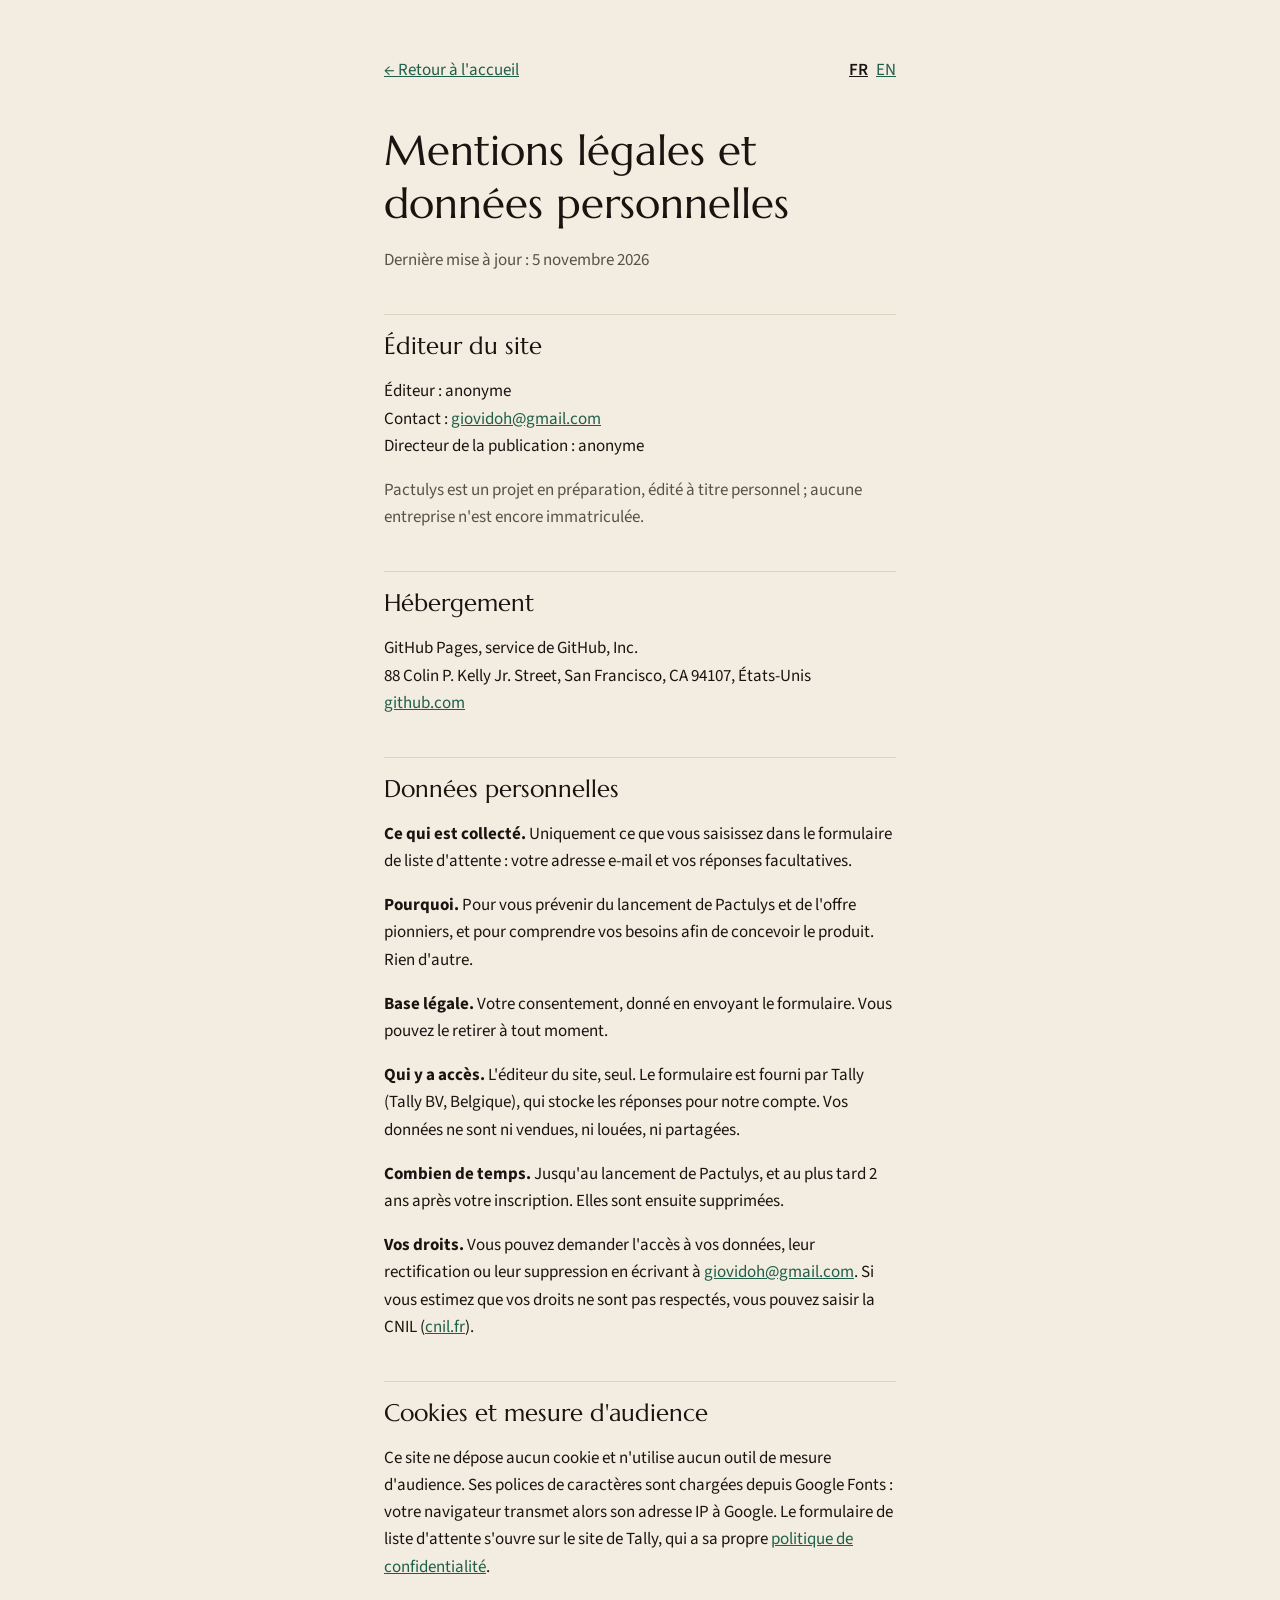
<file: mentions-legales.html>
<!doctype html>
<html lang="fr">

<head>
  <meta charset="utf-8">
  <meta name="viewport" content="width=device-width, initial-scale=1">
  <title>Mentions légales — Pactulys</title>
  <meta name="robots" content="noindex">
  <meta name="theme-color" content="#f3ece0" media="(prefers-color-scheme: light)">
  <meta name="theme-color" content="#0f1a17" media="(prefers-color-scheme: dark)">
  <link rel="alternate" hreflang="fr" href="https://pactulys.icg-reborns.com/mentions-legales.html">
  <link rel="alternate" hreflang="en" href="https://pactulys.icg-reborns.com/en/legal-notice.html">
  <link rel="alternate" hreflang="x-default" href="https://pactulys.icg-reborns.com/mentions-legales.html">
  <link rel="preconnect" href="https://fonts.googleapis.com">
  <link rel="preconnect" href="https://fonts.gstatic.com" crossorigin>
  <link rel="stylesheet" href="https://fonts.googleapis.com/css2?family=Marcellus&family=Source+Sans+3:wght@400;600&display=swap">
  <link rel="stylesheet" href="assets/legal.css">
</head>

<body>
  <main>
    <div class="lang-nav">
      <p><a href="./">← Retour à l'accueil</a></p>
      <nav class="lang-switch" aria-label="Langue"><a href="mentions-legales.html" lang="fr" hreflang="fr" data-lang="fr" aria-current="true">FR</a><a href="en/legal-notice.html" lang="en" hreflang="en" data-lang="en">EN</a></nav>
    </div>
    <h1>Mentions légales et données personnelles</h1>
    <p class="muted">Dernière mise à jour : 5 novembre 2026</p>

    <h2>Éditeur du site</h2>
    <p>
      Éditeur : anonyme<br>
      Contact : <a href="mailto:giovidoh@gmail.com">giovidoh@gmail.com</a><br>
      Directeur de la publication : anonyme
    </p>
    <p class="muted">Pactulys est un projet en préparation, édité à titre personnel ; aucune entreprise n'est encore
      immatriculée.</p>

    <h2>Hébergement</h2>
    <p>
      GitHub Pages, service de GitHub, Inc.<br>
      88 Colin P. Kelly Jr. Street, San Francisco, CA 94107, États-Unis<br>
      <a href="https://github.com" rel="noopener">github.com</a>
    </p>

    <h2>Données personnelles</h2>
    <p><strong>Ce qui est collecté.</strong> Uniquement ce que vous saisissez dans le formulaire de liste d'attente :
      votre adresse e-mail et vos réponses facultatives.</p>
    <p><strong>Pourquoi.</strong> Pour vous prévenir du lancement de Pactulys et de l'offre pionniers, et pour comprendre
      vos besoins afin de concevoir le produit. Rien d'autre.</p>
    <p><strong>Base légale.</strong> Votre consentement, donné en envoyant le formulaire. Vous pouvez le retirer à tout
      moment.</p>
    <p><strong>Qui y a accès.</strong> L'éditeur du site, seul. Le formulaire est fourni par Tally (Tally BV, Belgique),
      qui stocke les réponses pour notre compte. Vos données ne sont ni vendues, ni louées, ni partagées.</p>
    <p><strong>Combien de temps.</strong> Jusqu'au lancement de Pactulys, et au plus tard
      2 ans après votre inscription. Elles sont ensuite
      supprimées.</p>
    <p><strong>Vos droits.</strong> Vous pouvez demander l'accès à vos données, leur rectification ou leur suppression en
      écrivant à <a href="mailto:giovidoh@gmail.com">giovidoh@gmail.com</a>. Si vous estimez que vos droits ne sont pas
      respectés, vous pouvez saisir la CNIL (<a href="https://www.cnil.fr" rel="noopener">cnil.fr</a>).</p>

    <h2>Cookies et mesure d'audience</h2>
    <p>Ce site ne dépose aucun cookie et n'utilise aucun outil de mesure d'audience. Ses polices de caractères sont
      chargées depuis Google Fonts : votre navigateur transmet alors son adresse IP à Google. Le formulaire de liste
      d'attente s'ouvre sur le site de Tally, qui a sa propre
      <a href="https://tally.so/help/privacy-policy" rel="noopener">politique de confidentialité</a>.</p>
  </main>
  <script src="assets/site.js"></script>
</body>

</html>
</file>
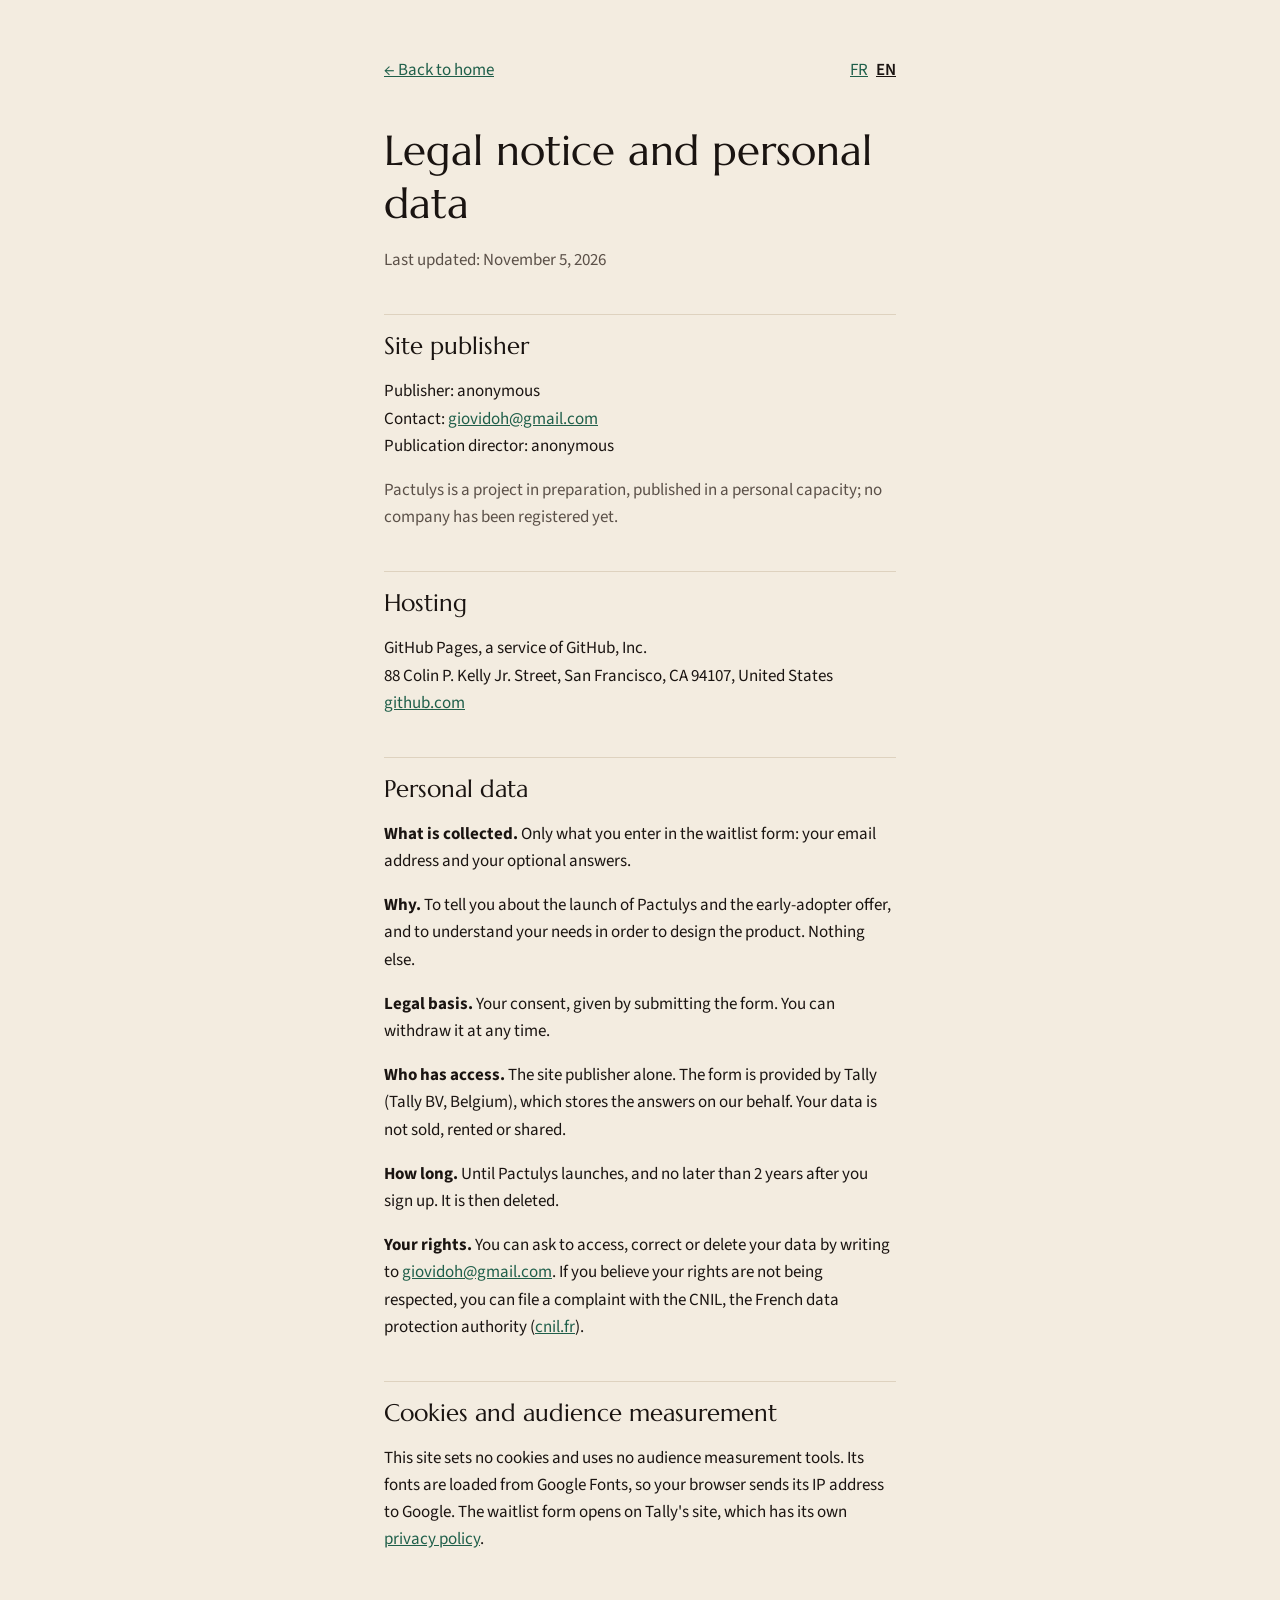
<file: en/legal-notice.html>
<!doctype html>
<html lang="en">

<head>
  <meta charset="utf-8">
  <meta name="viewport" content="width=device-width, initial-scale=1">
  <title>Legal notice — Pactulys</title>
  <meta name="robots" content="noindex">
  <meta name="theme-color" content="#f3ece0" media="(prefers-color-scheme: light)">
  <meta name="theme-color" content="#0f1a17" media="(prefers-color-scheme: dark)">
  <link rel="alternate" hreflang="fr" href="https://pactulys.icg-reborns.com/mentions-legales.html">
  <link rel="alternate" hreflang="en" href="https://pactulys.icg-reborns.com/en/legal-notice.html">
  <link rel="alternate" hreflang="x-default" href="https://pactulys.icg-reborns.com/mentions-legales.html">
  <link rel="preconnect" href="https://fonts.googleapis.com">
  <link rel="preconnect" href="https://fonts.gstatic.com" crossorigin>
  <link rel="stylesheet" href="https://fonts.googleapis.com/css2?family=Marcellus&family=Source+Sans+3:wght@400;600&display=swap">
  <link rel="stylesheet" href="../assets/legal.css">
</head>

<body>
  <main>
    <div class="lang-nav">
      <p><a href="./">← Back to home</a></p>
      <nav class="lang-switch" aria-label="Language"><a href="../mentions-legales.html" lang="fr" hreflang="fr" data-lang="fr">FR</a><a href="legal-notice.html" lang="en" hreflang="en" data-lang="en" aria-current="true">EN</a></nav>
    </div>
    <h1>Legal notice and personal data</h1>
    <p class="muted">Last updated: November 5, 2026</p>

    <h2>Site publisher</h2>
    <p>
      Publisher: anonymous<br>
      Contact: <a href="mailto:giovidoh@gmail.com">giovidoh@gmail.com</a><br>
      Publication director: anonymous
    </p>
    <p class="muted">Pactulys is a project in preparation, published in a personal capacity; no company has been registered yet.</p>

    <h2>Hosting</h2>
    <p>
      GitHub Pages, a service of GitHub, Inc.<br>
      88 Colin P. Kelly Jr. Street, San Francisco, CA 94107, United States<br>
      <a href="https://github.com" rel="noopener">github.com</a>
    </p>

    <h2>Personal data</h2>
    <p><strong>What is collected.</strong> Only what you enter in the waitlist form: your email address and your optional answers.</p>
    <p><strong>Why.</strong> To tell you about the launch of Pactulys and the early-adopter offer, and to understand your needs in order to design the product. Nothing else.</p>
    <p><strong>Legal basis.</strong> Your consent, given by submitting the form. You can withdraw it at any time.</p>
    <p><strong>Who has access.</strong> The site publisher alone. The form is provided by Tally (Tally BV, Belgium), which stores the answers on our behalf. Your data is not sold, rented or shared.</p>
    <p><strong>How long.</strong> Until Pactulys launches, and no later than 2 years after you sign up. It is then deleted.</p>
    <p><strong>Your rights.</strong> You can ask to access, correct or delete your data by writing to <a href="mailto:giovidoh@gmail.com">giovidoh@gmail.com</a>. If you believe your rights are not being respected, you can file a complaint with the CNIL, the French data protection authority (<a href="https://www.cnil.fr" rel="noopener">cnil.fr</a>).</p>

    <h2>Cookies and audience measurement</h2>
    <p>This site sets no cookies and uses no audience measurement tools. Its fonts are loaded from Google Fonts, so your browser sends its IP address to Google. The waitlist form opens on Tally's site, which has its own
      <a href="https://tally.so/help/privacy-policy" rel="noopener">privacy policy</a>.</p>
  </main>
  <script src="../assets/site.js"></script>
</body>

</html>
</file>
<file: assets/site.css>
:root {
  --font-title: "Marcellus", Georgia, serif;
  --font-text: "Source Sans 3", system-ui, -apple-system, "Segoe UI", sans-serif;
  --fs-display: clamp(34px, 26px + 2.3vw, 54px);
  --fs-h2: clamp(27px, 22px + 1.35vw, 38px);
  --fs-h3: clamp(20px, 19.1px + .25vw, 22px);
  --fs-lead: clamp(18px, 17.1px + .25vw, 20px);
  --fs-body: clamp(17px, 16.5px + .12vw, 18px);
  --fs-small: 15px;
  --fs-label: 13px;
  --s-1: 4px; --s-2: 8px; --s-3: 12px; --s-4: 16px; --s-5: 24px; --s-6: 32px; --s-7: 48px; --s-8: 64px; --s-9: 96px;
  --container: 1120px; --gutter: clamp(20px, 4vw, 32px); --measure: 64ch;
  --r-1: 4px; --r-2: 8px; --r-3: 14px; --r-pill: 999px;
  --ease-swell: cubic-bezier(.45, 0, .55, 1);
  --ease-tension: cubic-bezier(.22, .61, .36, 1);
  --ease-settle: cubic-bezier(.16, 1, .3, 1);
  --ease-pull: cubic-bezier(.65, 0, .35, 1);
  --d-tension: 450ms; --d-reveal: 900ms; --d-knot: 1200ms; --d-swell: 7s;
  --bg: #f3ece0; --surface: #fbf7f0; --surface-2: #efe4d2; --text: #1a1411; --muted: #5b5048; --line: #ded2bf;
  --accent: #1f5f4a; --accent-hover: #174a3a; --accent-text: #ffffff; --accent-soft: #e1ebe3; --clay: #c86b3c; --focus: #1f5f4a;
  --sh-1: 0 1px 0 rgba(26,20,17,.05), 0 2px 8px -2px rgba(26,20,17,.10);
  --sh-2: 0 2px 0 rgba(26,20,17,.05), 0 14px 30px -14px rgba(26,20,17,.30);
  --il-sky: var(--bg); --il-sun: #c86b3c; --il-rock: #3a2f27; --il-rock2: #241c17; --il-fig: #1a1411; --il-inc: #efe4d2; --il-song: #c86b3c;
  --il-sea1: #4d9580; --il-sea2: #2f7663; --il-sea3: #1f5f4a; --il-rope: #d08a3c; --il-ropet: #8a5420; --il-shade: rgba(20,35,30,.22);
  --logo-ink: #1f5f4a; --logo-rope: #c86b3c; --logo-text: #1a1411;
  color-scheme: light dark;
}

@media (prefers-color-scheme: dark) {
  :root:not([data-theme="light"]) {
  --bg: #0f1a17; --surface: #16241f; --surface-2: #132520; --text: #f1e9dc; --muted: #b3ab9e; --line: #5d7169;
  --accent: #7fc8a9; --accent-hover: #9ad6bc; --accent-text: #0f1d18; --accent-soft: #1b2e27; --clay: #d9935f; --focus: #7fc8a9;
  --sh-1: 0 1px 0 rgba(0,0,0,.3), 0 2px 8px -2px rgba(0,0,0,.5);
  --sh-2: 0 2px 0 rgba(0,0,0,.3), 0 14px 30px -14px rgba(0,0,0,.7);
  --il-sun: #e7d3b0; --il-rock: #3e564d; --il-rock2: #2c4038; --il-fig: #d9935f; --il-inc: #0f1a17; --il-song: #d9935f;
  --il-sea1: #2c6656; --il-sea2: #225546; --il-sea3: #1a4639; --il-rope: #14211d; --il-ropet: #e0a85a; --il-shade: rgba(0,0,0,.35);
  --logo-ink: #7fc8a9; --logo-rope: #d9935f; --logo-text: #f1e9dc;
  }
}

:root[data-theme="dark"] {
  --bg: #0f1a17; --surface: #16241f; --surface-2: #132520; --text: #f1e9dc; --muted: #b3ab9e; --line: #5d7169;
  --accent: #7fc8a9; --accent-hover: #9ad6bc; --accent-text: #0f1d18; --accent-soft: #1b2e27; --clay: #d9935f; --focus: #7fc8a9;
  --sh-1: 0 1px 0 rgba(0,0,0,.3), 0 2px 8px -2px rgba(0,0,0,.5);
  --sh-2: 0 2px 0 rgba(0,0,0,.3), 0 14px 30px -14px rgba(0,0,0,.7);
  --il-sun: #e7d3b0; --il-rock: #3e564d; --il-rock2: #2c4038; --il-fig: #d9935f; --il-inc: #0f1a17; --il-song: #d9935f;
  --il-sea1: #2c6656; --il-sea2: #225546; --il-sea3: #1a4639; --il-rope: #14211d; --il-ropet: #e0a85a; --il-shade: rgba(0,0,0,.35);
  --logo-ink: #7fc8a9; --logo-rope: #d9935f; --logo-text: #f1e9dc;
}

* { box-sizing: border-box; }
html { -webkit-text-size-adjust: 100%; scroll-behavior: smooth; }
@media (prefers-reduced-motion: reduce) { html { scroll-behavior: auto; } }
body {
  margin: 0; background: var(--bg); color: var(--text);
  font-family: var(--font-text); font-size: var(--fs-body); line-height: 1.6;
  -webkit-font-smoothing: antialiased; overflow-x: hidden;
}
a { color: var(--accent); text-underline-offset: .18em; }
a:hover { color: var(--accent-hover); }
:focus-visible { outline: 3px solid var(--focus); outline-offset: 3px; border-radius: 2px; }
svg { display: block; }
h1, h2 { font-family: var(--font-title); font-weight: 400; text-wrap: balance; }
h1 { font-size: var(--fs-display); line-height: 1.05; margin: 0 0 var(--s-5); max-width: 17ch; }
h2 { font-size: var(--fs-h2); line-height: 1.15; margin: 0 0 var(--s-5); }
h3 { font-size: var(--fs-h3); line-height: 1.3; font-weight: 600; margin: 0 0 var(--s-2); }
p { text-wrap: pretty; }

.skip { position: absolute; left: var(--s-4); top: -60px; background: var(--accent); color: var(--accent-text); padding: var(--s-2) var(--s-4); border-radius: var(--r-1); z-index: 10; }
.skip:focus { top: var(--s-4); }

.wrap { max-width: var(--container); margin: 0 auto; padding: 0 var(--gutter); }
header.wrap { display: flex; flex-wrap: wrap; align-items: center; gap: var(--s-2) var(--s-4); padding-top: var(--s-5); padding-bottom: var(--s-5); }
.tagline { color: var(--muted); font-size: var(--fs-small); }

.hero { padding-top: clamp(24px, 6vw, 64px); }
.lead { font-size: var(--fs-lead); line-height: 1.55; color: var(--muted); max-width: var(--measure); margin: 0 0 var(--s-6); }

.btn {
  display: inline-flex; align-items: center; gap: var(--s-3); min-height: 48px; white-space: nowrap;
  padding: 12px 22px; border-radius: var(--r-1); border: 0;
  background: var(--accent); color: var(--accent-text);
  font: 600 17px/1.2 var(--font-text); text-decoration: none; cursor: pointer;
  transition: background-color var(--d-tension) var(--ease-tension);
}
.btn:hover { background: var(--accent-hover); color: var(--accent-text); }
.btn .cord { overflow: visible; }
.btn .cord g { transform-box: fill-box; transform-origin: 50% 50%; transition: transform var(--d-tension) var(--ease-tension); }
.btn:hover .cord g, .btn:focus-visible .cord g, .btn:active .cord g { transform: scaleY(.12); }

.art { overflow: hidden; }
.art svg { width: 100%; height: 100%; }
.hero-art { max-width: 1200px; margin: var(--s-6) auto 0; aspect-ratio: 16 / 10; }
.banner { aspect-ratio: 2 / 1; border-radius: var(--r-3); margin-bottom: var(--s-6); }
@media (max-width: 600px) {
  .hero-art { aspect-ratio: 1 / 1; }
  .banner { aspect-ratio: 4 / 3; }
}

main > section { padding: clamp(48px, 8vw, 88px) 0; }
main > section + section { border-top: 1px solid var(--line); }
.story .lead { font-size: clamp(19px, 17.5px + .4vw, 22px); color: var(--text); margin-bottom: 0; }

.steps { display: grid; gap: var(--s-4); grid-template-columns: repeat(auto-fit, minmax(min(100%, 260px), 1fr)); margin: 0; padding: 0; list-style: none; }
.step { background: var(--surface); border: 1px solid var(--line); border-radius: var(--r-2); padding: var(--s-5); box-shadow: var(--sh-1); }
.step-head { display: flex; align-items: baseline; gap: var(--s-3); margin-bottom: var(--s-3); color: var(--accent); }
.step-num { font-family: var(--font-title); font-size: 40px; line-height: 1; }
.step-label { font-size: var(--fs-label); font-weight: 600; letter-spacing: .08em; text-transform: uppercase; }
.step p { margin: 0; color: var(--muted); }

ul.promises { list-style: none; padding: 0; margin: 0; display: grid; gap: var(--s-3); }
ul.promises li { display: grid; grid-template-columns: auto minmax(0, 1fr); column-gap: var(--s-4); background: var(--surface); border: 1px solid var(--line); border-radius: var(--r-2); padding: var(--s-5); box-shadow: var(--sh-1); }
ul.promises li > svg { grid-row: span 2; margin-top: 2px; }
ul.promises li p { margin: var(--s-1) 0 0; color: var(--muted); }

.limits { background: var(--surface-2); border-radius: var(--r-3); padding: clamp(24px, 4vw, 40px); }
.limits ul { margin: var(--s-2) 0 var(--s-4); padding-left: 22px; }
.limits li { margin-bottom: var(--s-2); }
.limits p:last-child { margin-bottom: 0; }

.offer { background: var(--accent-soft); border-radius: var(--r-3); padding: clamp(28px, 5vw, 48px) clamp(20px, 5vw, 48px); box-shadow: var(--sh-2); }
.offer-head { display: flex; align-items: flex-start; justify-content: space-between; gap: var(--s-4); }
.offer-head svg { flex: 0 0 auto; margin-top: 4px; }
.offer > p { max-width: var(--measure); }
.small { font-size: var(--fs-small); color: var(--muted); }

.knot .k-loop, .knot .k-left, .knot .k-right { transform-box: fill-box; transform-origin: 50% 50%; transition: transform var(--d-knot) var(--ease-pull); }
.knot path { transition: stroke var(--d-knot) var(--ease-pull); }
.is-tight .knot { --il-rope: var(--accent); --il-ropet: var(--il-sea3); }
.is-tight .knot .k-loop { transform: scale(.78); }
.is-tight .knot .k-left { transform: translateX(-7px); }
.is-tight .knot .k-right { transform: translateX(7px); }

details { background: var(--surface); border: 1px solid var(--line); border-radius: var(--r-2); margin-bottom: var(--s-3); }
summary { cursor: pointer; font-weight: 600; list-style: none; display: flex; justify-content: space-between; align-items: center; gap: var(--s-4); padding: 14px 18px; min-height: 52px; border-radius: var(--r-2); }
summary::-webkit-details-marker { display: none; }
summary::after { content: "+"; font-family: var(--font-title); font-size: 26px; line-height: 1; color: var(--accent); transition: transform var(--d-tension) var(--ease-tension); }
details[open] summary::after { transform: rotate(45deg); }
details p { color: var(--muted); margin: 0; padding: 0 18px 16px; }

footer { border-top: 1px solid var(--line); padding: var(--s-7) 0 var(--s-8); }
footer .wrap { display: flex; flex-direction: column; gap: var(--s-4); }

@media (prefers-reduced-motion: no-preference) {
  .swell { animation: swell var(--d-swell) var(--ease-swell) infinite alternate; transform-box: fill-box; transform-origin: 50% 85%; }
  .knot-art .d1 { animation: drift200 26.7s linear infinite; }
  .knot-art .d2 { animation: drift160 21.3s linear infinite; }
  .knot-art .d3 { animation: drift150 20s linear infinite; }
  .ithaca-art .d1 { animation: drift220 29.3s linear infinite; }
  .ithaca-art .d2 { animation: drift170 22.7s linear infinite; }
  .ithaca-art .d3 { animation: drift130 17.3s linear infinite; }
  .js .reveal { opacity: 0; transform: translateY(16px); transition: opacity var(--d-reveal) var(--ease-settle), transform var(--d-reveal) var(--ease-settle); }
  .js .reveal.is-in { opacity: 1; transform: none; }
  @supports (animation-timeline: scroll()) {
    .hero-art .px-48 { animation: px48 linear both; animation-timeline: scroll(root); animation-range: 0 100vh; }
    .hero-art .px-28 { animation: px28 linear both; animation-timeline: scroll(root); animation-range: 0 100vh; }
    .hero-art .px-16 { animation: px16 linear both; animation-timeline: scroll(root); animation-range: 0 100vh; }
    .hero-art .px-8 { animation: px8 linear both; animation-timeline: scroll(root); animation-range: 0 100vh; }
  }
}
@media (prefers-reduced-motion: reduce) {
  .btn, .btn .cord g, .knot .k-loop, .knot .k-left, .knot .k-right, .knot path, summary::after { transition: none; }
}
@keyframes swell { from { transform: translateY(0) rotate(-.6deg); } to { transform: translateY(5px) rotate(.6deg); } }
@keyframes drift120 { to { transform: translateX(-120px); } }
@keyframes drift130 { to { transform: translateX(-130px); } }
@keyframes drift140 { to { transform: translateX(-140px); } }
@keyframes drift150 { to { transform: translateX(-150px); } }
@keyframes drift160 { to { transform: translateX(-160px); } }
@keyframes drift170 { to { transform: translateX(-170px); } }
@keyframes drift200 { to { transform: translateX(-200px); } }
@keyframes drift220 { to { transform: translateX(-220px); } }
@keyframes px48 { to { transform: translateY(48px); } }
@keyframes px28 { to { transform: translateY(28px); } }
@keyframes px16 { to { transform: translateY(16px); } }
@keyframes px8 { to { transform: translateY(8px); } }
.story-ctrl { display: flex; justify-content: flex-end; margin-top: var(--s-3); }
.btn-sec { display: inline-flex; align-items: center; min-height: 44px; padding: 10px 18px; border-radius: var(--r-1); border: 1.5px solid var(--accent); background: transparent; color: var(--accent); font: 600 15px/1.2 var(--font-text); cursor: pointer; }
.btn-sec:hover { background: var(--accent-soft); }
@media (prefers-reduced-motion: reduce) { .story-ctrl { display: none; } }
.tale { position: relative; max-width: 1200px; margin: var(--s-6) auto 0; }
.tale .hero-art { margin: 0; }
.story-caps { list-style: none; margin: 0; padding: 0; display: grid; position: absolute; top: clamp(16px, 3vw, 32px); left: var(--gutter); max-width: 36ch; }
.cap { grid-area: 1 / 1; display: flex; flex-direction: column; gap: 2px; font-size: var(--fs-small); line-height: 1.45; color: var(--text); }
.cap-n { font-family: var(--font-title); font-size: 19px; color: var(--accent); }
@media (max-width: 600px) { .story-caps { position: static; max-width: none; padding: var(--s-4) var(--gutter) 0; } }
@media (prefers-reduced-motion: no-preference) { .js .tale .cap { opacity: 0; } }
/* Séquence du héros, boucle de 20 s : I. le chant · II. le passage · III. Ithaque */
.story-art .seq{animation-duration:20s;animation-timing-function:cubic-bezier(.45,0,.55,1);animation-fill-mode:both;animation-iteration-count:infinite}
.story-art .s-curtain{animation-name:pa-curtain}
.story-art .cap{animation-duration:20s;animation-timing-function:cubic-bezier(.45,0,.55,1);animation-fill-mode:both;animation-iteration-count:infinite}.story-art .c1{animation-name:pa-cap1}.story-art .c2{animation-name:pa-cap2}.story-art .c3{animation-name:pa-cap3}
.story-art .s-sun{animation-name:pa-sun}.story-art .s-far{animation-name:pa-far}.story-art .s-camback{animation-name:pa-camback}.story-art .s-cam{animation-name:pa-cam}
.story-art .s-ship{animation-name:pa-ship}.story-art .s-uly{animation-name:pa-uly}.story-art .s-king{animation-name:pa-king}.story-art .s-song{animation-name:pa-song}
.story-art .s-head{animation-name:pa-head;transform-origin:640px 314px}.story-art .s-lean{animation-name:pa-lean;transform-origin:640px 500px}
.story-art .s-rope{animation-name:pa-rope}.story-art .r2{animation-delay:.12s}.story-art .r3{animation-delay:.24s}.story-art .r4{animation-delay:.36s}
.story-art .s-furl{animation-name:pa-furl}.story-art .s-sail{animation-name:pa-sail;transform-origin:640px 198px}
.story-art .s-wing{animation-name:pa-wing;transform-origin:-2px -20px}.story-art .s-wing2{animation-delay:.5s}
.story-art .arc{animation:pa-arc 2.4s cubic-bezier(.16,1,.3,1) infinite both;transform-origin:250px 300px}.story-art .a1{animation-delay:.6s}.story-art .a2{animation-delay:1.05s}.story-art .a3{animation-delay:1.5s}.story-art .a4{animation-delay:1.95s}
.story-art .oar{animation:pa-oar 2.4s cubic-bezier(.45,0,.55,1) infinite both;transform-box:fill-box;transform-origin:100% 0}
.story-art .swell{animation:pa-swell 7s cubic-bezier(.45,0,.55,1) infinite alternate;transform-box:fill-box;transform-origin:50% 85%}
.story-art .d1{animation:pa-drift-140 18.7s linear infinite}.story-art .d2{animation:pa-drift-160 21.3s linear infinite}.story-art .d3{animation:pa-drift-120 16s linear infinite}
.story-art.is-paused *{animation-play-state:paused!important}
@media (prefers-reduced-motion: reduce){.story-art *{animation:none!important}.story-art .c2,.story-art .c3{display:none}}
@keyframes pa-curtain{0%{opacity:1}3%,96%{opacity:0}100%{opacity:1}}
@keyframes pa-cap1{0%,2%{opacity:0;transform:translateY(6px)}6%,27%{opacity:1;transform:none}30%,100%{opacity:0;transform:none}}
@keyframes pa-cap2{0%,31%{opacity:0;transform:translateY(6px)}35%,58%{opacity:1;transform:none}61%,100%{opacity:0;transform:none}}
@keyframes pa-cap3{0%,64%{opacity:0;transform:translateY(6px)}68%,93%{opacity:1;transform:none}96%,100%{opacity:0;transform:none}}
@keyframes pa-cam{0%,30%{transform:translateX(0)}80%,100%{transform:translateX(-2300px)}}
@keyframes pa-camback{0%,30%{transform:translateX(0)}80%,100%{transform:translateX(-1610px)}}
@keyframes pa-far{0%,30%{transform:translateX(0)}80%,100%{transform:translateX(-690px)}}
@keyframes pa-sun{0%,30%{transform:none}84%,100%{transform:translate(100px,90px)}}
@keyframes pa-ship{0%{transform:translateX(0)}30%,62%{transform:translateX(40px)}80%,100%{transform:translateX(-330px)}}
@keyframes pa-head{0%,8%{transform:rotate(0)}18%,28%{transform:rotate(-9deg)}37%{transform:rotate(3deg)}43%,100%{transform:rotate(0)}}
@keyframes pa-lean{0%,9%{transform:rotate(0)}19%,28%{transform:rotate(-2.5deg)}38%,100%{transform:rotate(0)}}
@keyframes pa-wing{0%{transform:rotate(0)}6%{transform:rotate(-12deg)}12%{transform:rotate(0)}18%{transform:rotate(-12deg)}26%,100%{transform:rotate(0)}}
@keyframes pa-arc{0%{opacity:0;transform:scale(.6)}30%{opacity:1}100%{opacity:0;transform:scale(1.15)}}
@keyframes pa-song{0%,31%{opacity:1}40%,100%{opacity:0}}
@keyframes pa-rope{0%,52%{opacity:1;transform:translateY(0)}58%,100%{opacity:0;transform:translateY(24px)}}
@keyframes pa-furl{0%,58%{opacity:1}62%,100%{opacity:0}}
@keyframes pa-sail{0%,58%{opacity:0;transform:scaleY(0)}59%{opacity:1}68%,100%{opacity:1;transform:scaleY(1)}}
@keyframes pa-uly{0%,76%{opacity:1}80%,100%{opacity:0}}
@keyframes pa-king{0%,78%{opacity:0;transform:translateY(8px)}86%,100%{opacity:1;transform:none}}
@keyframes pa-oar{0%,100%{transform:rotate(-7deg)}50%{transform:rotate(7deg)}}
@keyframes pa-swell{from{transform:translateY(0) rotate(-.6deg)}to{transform:translateY(5px) rotate(.6deg)}}
@keyframes pa-drift-120{to{transform:translateX(-120px)}}@keyframes pa-drift-140{to{transform:translateX(-140px)}}@keyframes pa-drift-160{to{transform:translateX(-160px)}}
.theme-btn { margin-left: auto; display: inline-flex; align-items: center; gap: var(--s-2); min-height: 44px; padding: 8px 14px; border-radius: var(--r-pill); border: 1px solid var(--line); background: var(--surface); color: var(--text); font: 600 15px/1 var(--font-text); cursor: pointer; transition: background-color var(--d-tension) var(--ease-tension); }
.theme-btn:hover { background: var(--accent-soft); }
.theme-btn .i-sun { display: none; }
.is-dark .theme-btn .i-sun { display: block; }
.is-dark .theme-btn .i-moon { display: none; }
@media (max-width: 420px) { .theme-label { display: none; } .theme-btn { padding: 8px 12px; } }

.lang-switch { margin-left: auto; display: inline-flex; align-items: center; gap: var(--s-1); font-size: var(--fs-small); }
.lang-switch a { display: inline-flex; align-items: center; justify-content: center; min-width: 44px; min-height: 44px; border-radius: var(--r-pill); color: var(--muted); text-decoration: none; }
.lang-switch a:hover { background: var(--accent-soft); color: var(--text); }
.lang-switch a[aria-current="true"] { color: var(--text); font-weight: 600; text-decoration: underline; }
.lang-switch + .theme-btn { margin-left: 0; }
@media (max-width: 600px) { .tagline { order: 3; flex-basis: 100%; } }
@media (max-width: 420px) { header.wrap { column-gap: var(--s-2); } .lang-switch a { min-width: 32px; } .lang-switch { gap: 0; } }
</file>
<file: assets/legal.css>
:root {
  color-scheme: light dark;
  --bg: #f3ece0; --surface: #fbf7f0; --text: #1a1411; --muted: #5b5048; --line: #ded2bf; --accent: #1f5f4a;
}

@media (prefers-color-scheme: dark) {
  :root:not([data-theme="light"]) {
    --bg: #0f1a17; --surface: #16241f; --text: #f1e9dc; --muted: #b3ab9e; --line: #5d7169; --accent: #7fc8a9;
  }
}

:root[data-theme="dark"] {
  --bg: #0f1a17; --surface: #16241f; --text: #f1e9dc; --muted: #b3ab9e; --line: #5d7169; --accent: #7fc8a9;
}

body {
  margin: 0; background: var(--bg); color: var(--text);
  font: 17px/1.6 "Source Sans 3", system-ui, -apple-system, "Segoe UI", sans-serif;
}

main { max-width: 64ch; margin: 0 auto; padding: 40px 16px 64px; }
h1, h2 { font-family: "Marcellus", Georgia, serif; font-weight: 400; line-height: 1.25; }
h1 { font-size: clamp(30px, 24px + 2vw, 42px); margin: 24px 0 8px; }
h2 { font-size: 24px; margin: 40px 0 8px; padding-top: 16px; border-top: 1px solid var(--line); }
a { color: var(--accent); }
.muted { color: var(--muted); }
.lang-nav { display: flex; justify-content: space-between; align-items: center; gap: 16px; }
.lang-switch { display: inline-flex; gap: 8px; }
.lang-switch a[aria-current="true"] { font-weight: 600; color: var(--text); }
</file>
